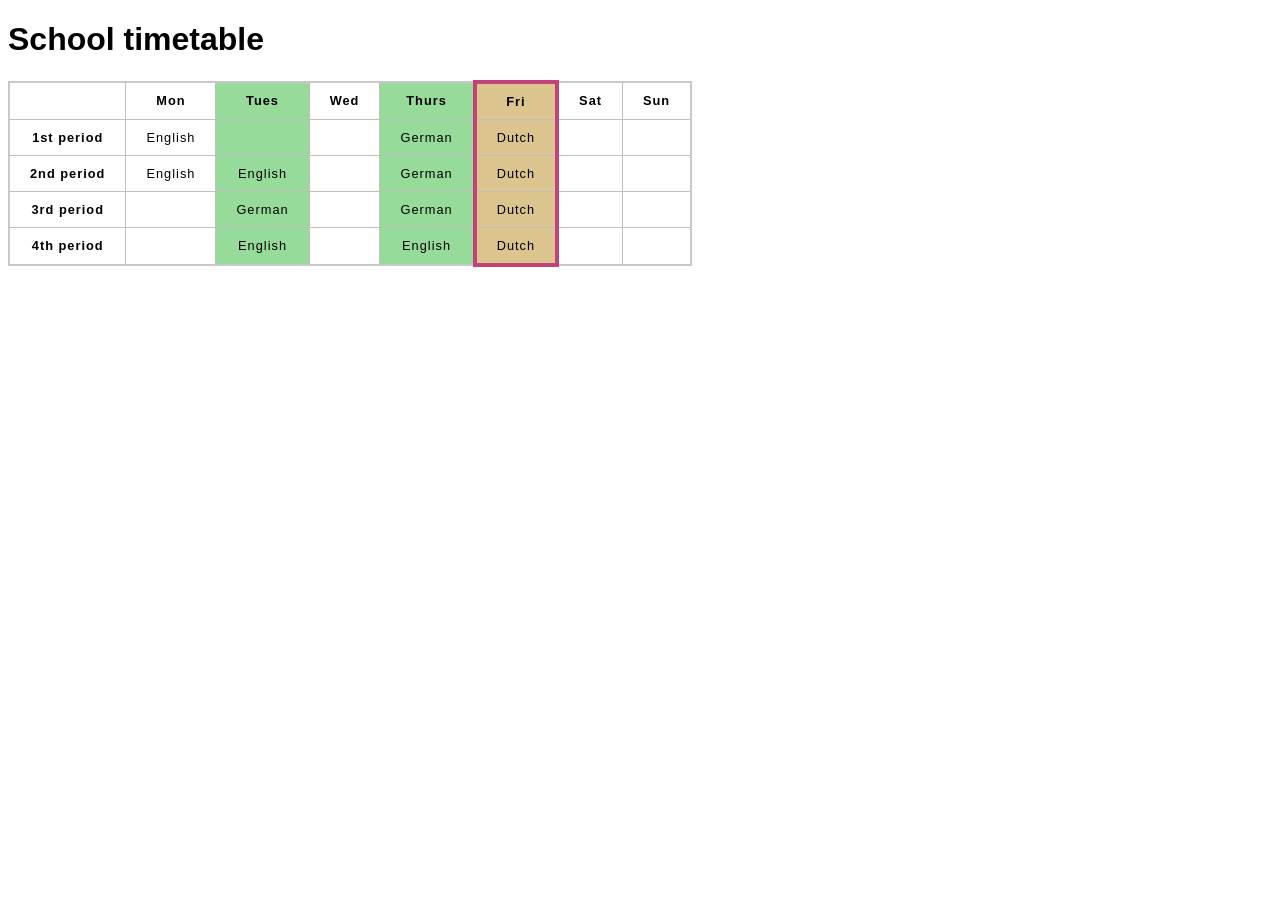
<file: html-table/index.html>
<!DOCTYPE html>
<html lang="en-US">

<head>
    <meta charset="utf-8">
    <meta name="viewport" content="width=device-width">
    <title>School timetable</title>
    <style>
        html {
            font-family: sans-serif;
        }

        table {
            border-collapse: collapse;
            border: 2px solid rgb(200, 200, 200);
            letter-spacing: 1px;
            font-size: 0.8rem;
        }

        td,
        th {
            border: 1px solid rgb(190, 190, 190);
            padding: 10px 20px;
        }

        td {
            text-align: center;
        }

        caption {
            padding: 10px;
        }
    </style>
</head>

<body>
    <h1>School timetable</h1>

    <table>
        <colgroup>
            <col>
            <col>
            <col style="background-color: #97DB9A;" />
            <col style="width: 42px;">
            <col style="background-color: #97DB9A">
            <col style="background-color:#DCC48E; border:4px solid #C1437A">
            <col>
            <col style="width: 42px">
        </colgroup>
        <tr>
            <td>&nbsp;</td>
            <th>Mon</th>
            <th>Tues</th>
            <th>Wed</th>
            <th>Thurs</th>
            <th>Fri</th>
            <th>Sat</th>
            <th>Sun</th>
        </tr>
        <tr>
            <th>1st period</th>
            <td>English</td>
            <td>&nbsp;</td>
            <td>&nbsp;</td>
            <td>German</td>
            <td>Dutch</td>
            <td>&nbsp;</td>
            <td>&nbsp;</td>
        </tr>
        <tr>
            <th>2nd period</th>
            <td>English</td>
            <td>English</td>
            <td>&nbsp;</td>
            <td>German</td>
            <td>Dutch</td>
            <td>&nbsp;</td>
            <td>&nbsp;</td>
        </tr>
        <tr>
            <th>3rd period</th>
            <td>&nbsp;</td>
            <td>German</td>
            <td>&nbsp;</td>
            <td>German</td>
            <td>Dutch</td>
            <td>&nbsp;</td>
            <td>&nbsp;</td>
        </tr>
        <tr>
            <th>4th period</th>
            <td>&nbsp;</td>
            <td>English</td>
            <td>&nbsp;</td>
            <td>English</td>
            <td>Dutch</td>
            <td>&nbsp;</td>
            <td>&nbsp;</td>
        </tr>
    </table>


</body>

</html>
</file>
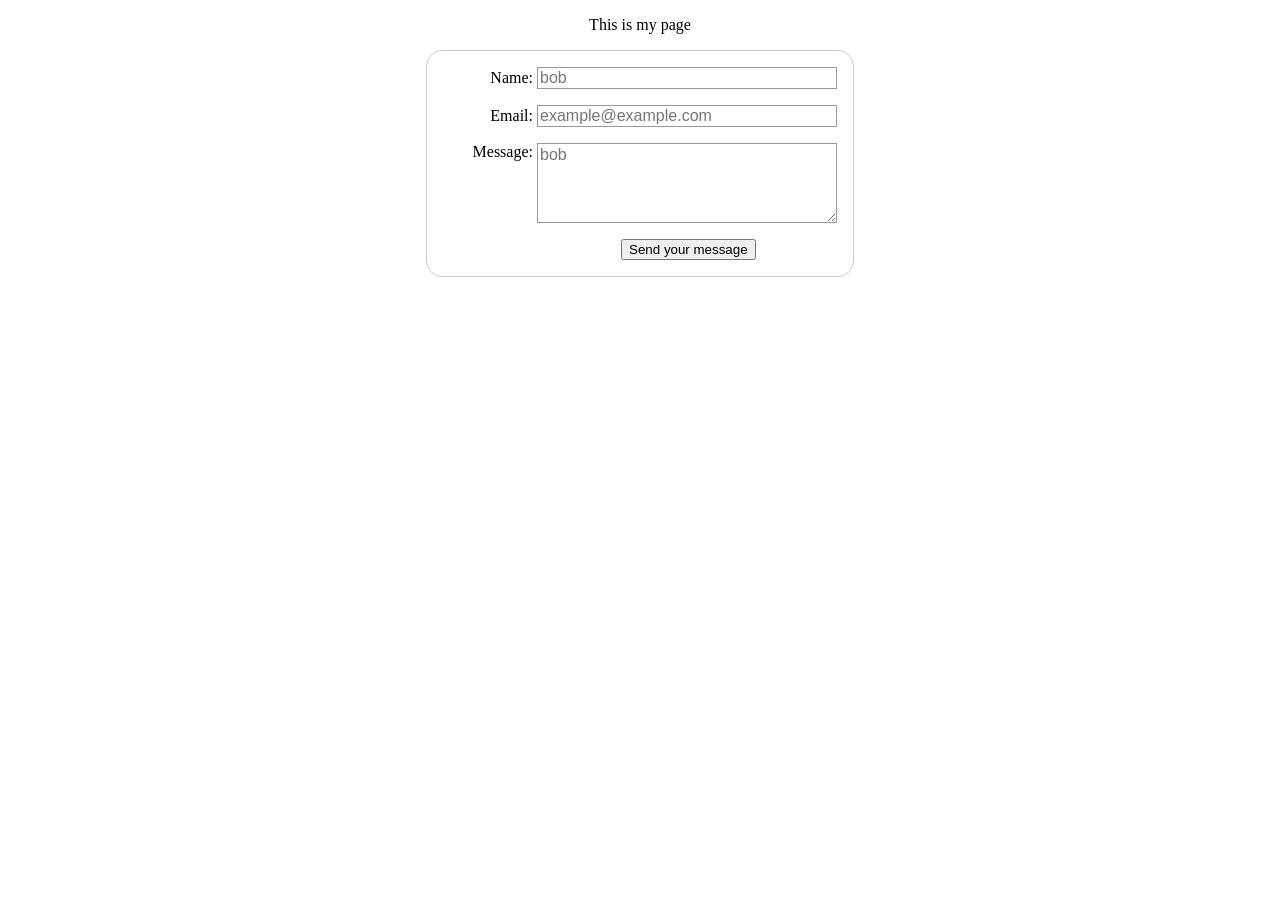
<file: intermeddiate-html-css/forms/index.html>
<!DOCTYPE html>
<html lang="en-US">

<head>
    <meta charset="utf-8">
    <meta name="viewport" content="width=device-width">
    <title>My test page</title>
    <style>
        body {
            /* Center the form on the page */
            text-align: center;
        }

        form {
            display: inline-block;
            /* Form outline */
            padding: 1em;
            border: 1px solid #ccc;
            border-radius: 1em;
        }

        ul {
            list-style: none;
            padding: 0;
            margin: 0;
        }

        form li+li {
            margin-top: 1em;
        }

        label {
            /* Uniform size & alignment */
            display: inline-block;
            min-width: 90px;
            text-align: right;
        }

        input,
        textarea {
            /* To make sure that all text fields have the same font settings
     By default, textareas have a monospace font */
            font: 1em sans-serif;
            /* Uniform text field size */
            width: 300px;
            box-sizing: border-box;
            /* Match form field borders */
            border: 1px solid #999;
        }

        input:focus,
        textarea:focus {
            /* Additional highlight for focused elements */
            border-color: #000;
        }

        textarea {
            /* Align multiline text fields with their labels */
            vertical-align: top;
            /* Provide space to type some text */
            height: 5em;
        }

        .button {
            /* Align buttons with the text fields */
            padding-left: 90px;
            /* same size as the label elements */
        }

        button {
            /* This extra margin represent roughly the same space as the space
     between the labels and their text fields */
            margin-left: 0.5em;
        }
    </style>
</head>

<body>
    <p>This is my page</p>
    <form action="/my-handling-form-page" method="post">
        <ul>
            <li>
                <label for="name">Name:</label>
                <input type="text" id="name" name="user_name" placeholder="bob" />
            </li>
            <li>
                <label for="email">Email:</label>
                <input type="email" id="emai" name="user_eamil" placeholder="example@example.com" />
            </li>
            <li>
                <label for="message">Message:</label>
                <textarea id="message" name="user_message" placeholder="bob"></textarea>
            </li>
            <li class="button">
                <button type="submit">Send your message</button>
            </li>
        </ul>
    </form>
</body>

</html>
</file>
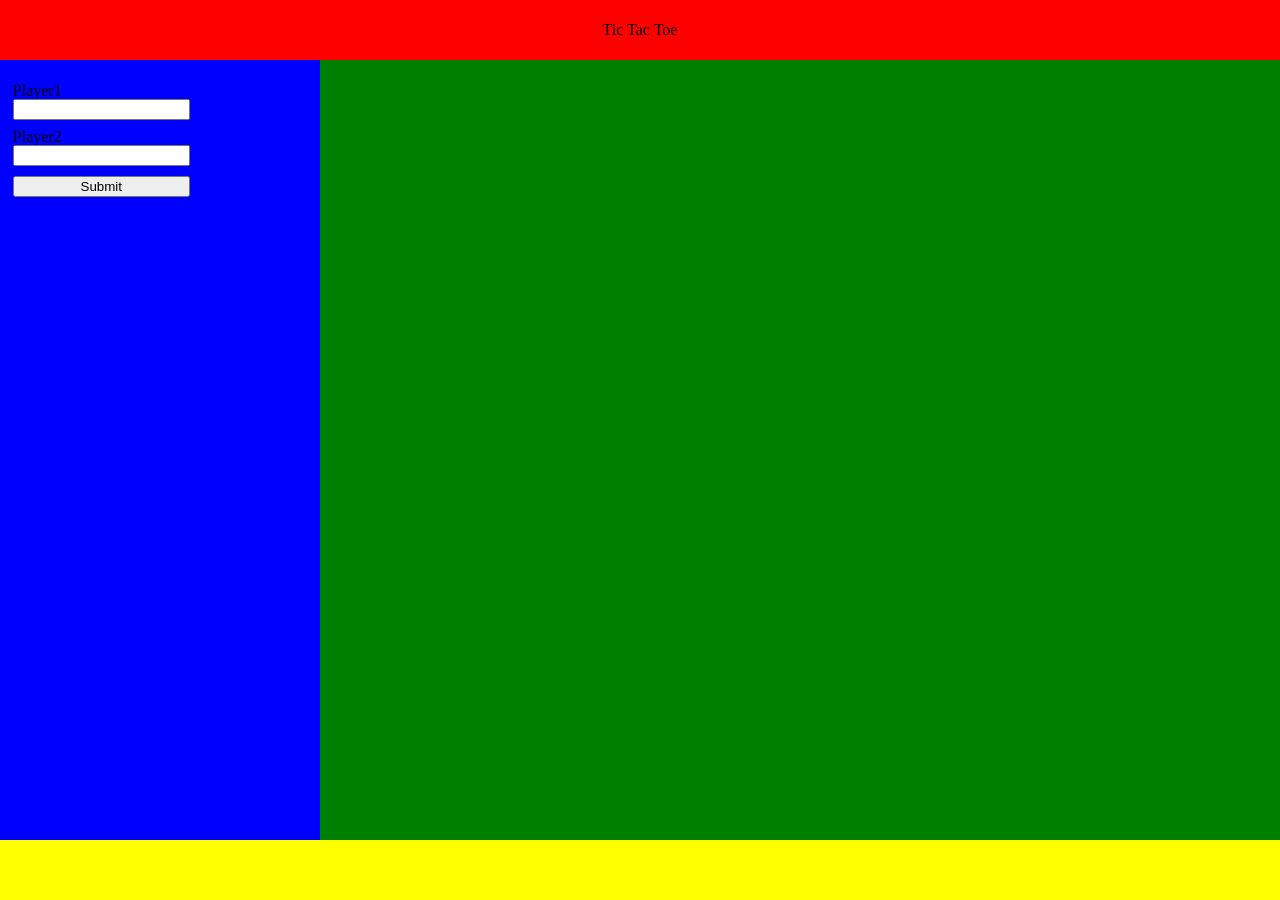
<file: javascript/tictactoe/index.html>
<!DOCTYPE html>
<html lang="en">

<head>
    <meta charset="UTF-8">
    <meta name="viewport" content="width=device-width, initial-scale=1.0">
    <title>Document</title>
    <link rel="stylesheet" href="style.css">
</head>

<body>
    <header id="header">
        <h1>Tic Tac Toe</h1>
    </header>
    <div id="sidebar">
        <form action="" method="post">
            <div class="playername">
                <label for="Player1">Player1</label>
                <input type="text" name="Player1" id="Player1" />
            </div>
            <div class="playername">
                <label for="Player2">Player2</label>
                <input type="text" name="Player2" id="Player2" />
            </div>
            <button type="submit">Submit</button>
        </form>
    </div>
    <div id="board">
    </div>
    <footer>
    </footer>
    <script src="script.js"></script>
</body>

</html>
</file>
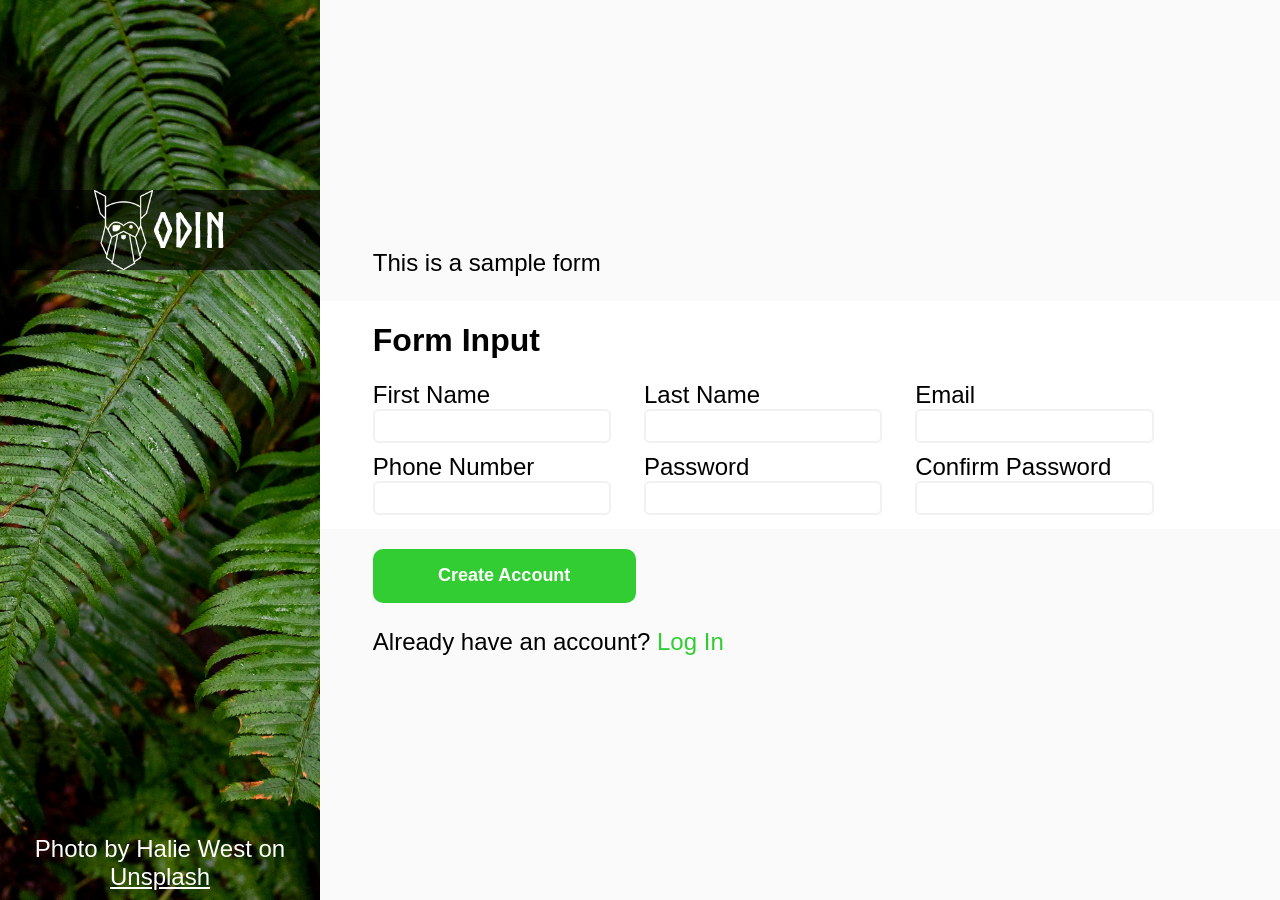
<file: intermeddiate-html-css/forms/signup-form/index.html>
<!DOCTYPE html>
<html lang="en">

<head>
    <meta charset="UTF-8">
    <meta name="viewport" content="width=device-width, initial-scale=1.0">
    <title>Document</title>
    <link rel="stylesheet" href="styles.css">
</head>

<body>
    <div class="background">
        <img src="src/background.jpg" alt="" id="background-image">
        <div class="logo">
            <img src="src/odin-lined.png" alt="" id="logo">
            <span id="logo-name">ODIN</span>
        </div>
        <span id="img-footer">Photo by Halie West on <a href="https://unsplash.com/photos/25xggax4bSA">
                Unsplash</a></span>
    </div>
    <div class="content">
        <div class="not-form" id="top">
            <p>This is a sample form</p>
        </div>
        <div class="form">
            <form>
                <h1>Form Input</h1>
                <section>
                    <p>
                        <label for="firstName">First Name</label>
                        <input type="text" id="firstName" minlength="3" required />
                    </p>
                    <p>
                        <label for="lastName">Last Name</label>
                        <input type="text" id="lastName" minlength="3" required />
                    </p>
                    <p>
                        <label for="email">Email</label>
                        <input type="email" id="email" minlength="3" required />
                    </p>
                    <p>
                        <label for="userTelephone">Phone Number</label>
                        <input type="tel" id="userTelephone" minlength="3" required />
                    </p>
                    <p>
                        <label for="userPassword">Password</label>
                        <input type="password" id="userPassword" minlength="6" required />
                    </p>
                    <p>
                        <label for="userPassword2">Confirm Password</label>
                        <input type="password" id="userPassword2" minlength="6" required />
                    </p>
                </section>
        </div>
        <div class="not-form" id="bottom">
            <input type="submit" value="Create Account" />
            </form>

            <span>Already have an account? <a href="login">Log In</a></span>
        </div>
    </div>
</body>

</html>
</file>
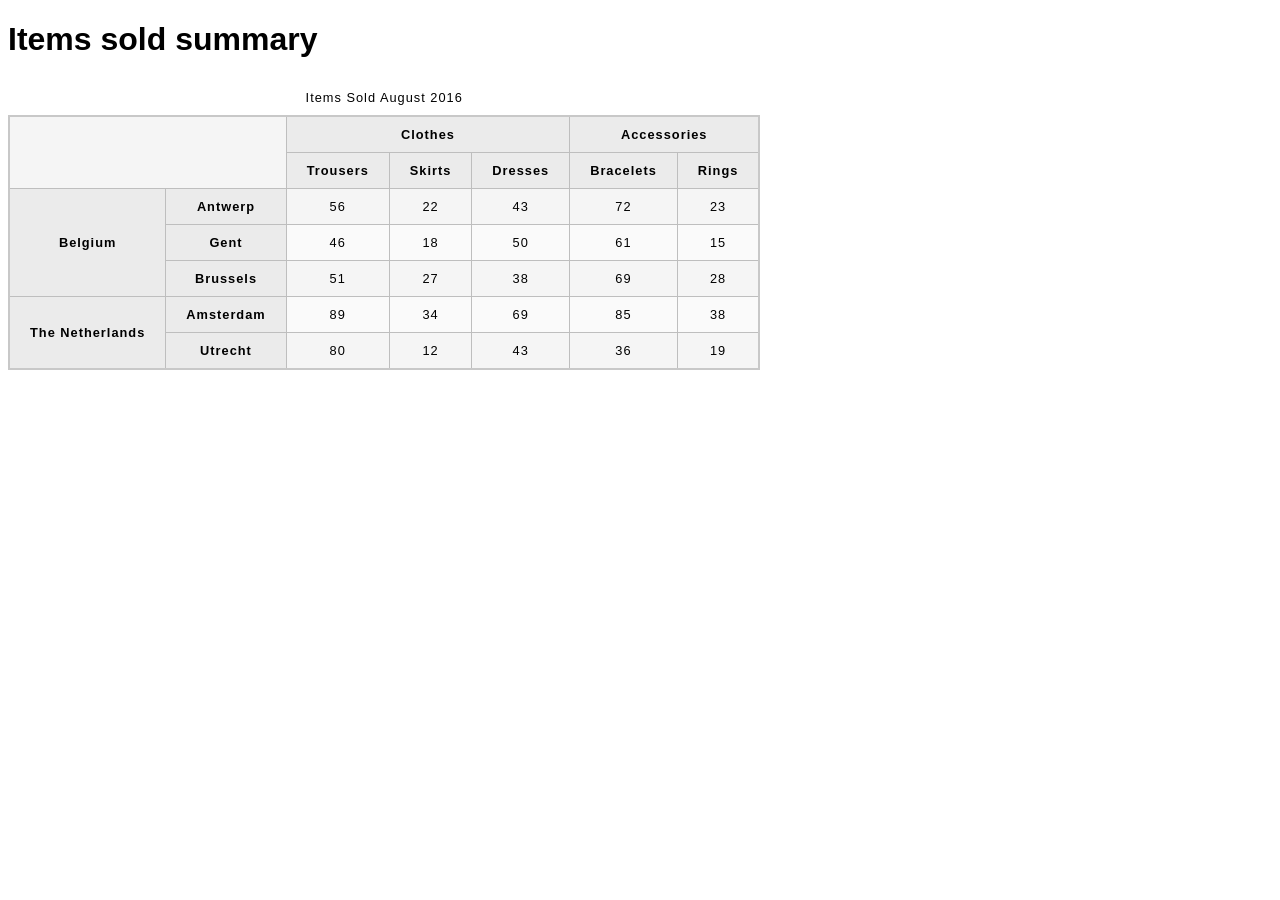
<file: intermeddiate-html-css/tables/exercise/index.html>
<!DOCTYPE html>
<html lang="en-US">

<head>
    <meta charset="utf-8">
    <meta name="viewport" content="width=device-width">
    <title>Items sold summary</title>
    <link href="minimal-table.css" rel="stylesheet" type="text/css">
</head>

<body>
    <h1>Items sold summary</h1>

    <table>
        <caption>Items Sold August 2016</caption>
        <thead>
            <tr>
                <td colspan="2" rowspan="2"></td>
                <th colspan="3" scope="colgroup">Clothes</th>
                <th colspan="2" scope="colgroup">Accessories</th>
            </tr>
            <tr>
                <th scope="col">Trousers</th>
                <th scope="col">Skirts</th>
                <th scope="col">Dresses</th>
                <th scope="col">Bracelets</th>
                <th scope="col">Rings</th>
            </tr>
        </thead>
        <tbody>
            <tr>
                <th rowspan="3" scope="rowgroup">Belgium</th>
                <th scope="row">Antwerp</th>
                <td>56</td>
                <td>22</td>
                <td>43</td>
                <td>72</td>
                <td>23</td>
            </tr>
            <tr>
                <th scope="row">Gent</th>
                <td>46</td>
                <td>18</td>
                <td>50</td>
                <td>61</td>
                <td>15</td>
            </tr>
            <tr>
                <th scope="row">Brussels</th>
                <td>51</td>
                <td>27</td>
                <td>38</td>
                <td>69</td>
                <td>28</td>
            </tr>
            <tr>
                <th rowspan="2" scope="rowgroup">The Netherlands</th>
                <th scope="row">Amsterdam</th>
                <td>89</td>
                <td>34</td>
                <td>69</td>
                <td>85</td>
                <td>38</td>
            </tr>
            <tr>
                <th scope="row">Utrecht</th>
                <td>80</td>
                <td>12</td>
                <td>43</td>
                <td>36</td>
                <td>19</td>
            </tr>
        </tbody>
    </table>

</body>

</html>
</file>
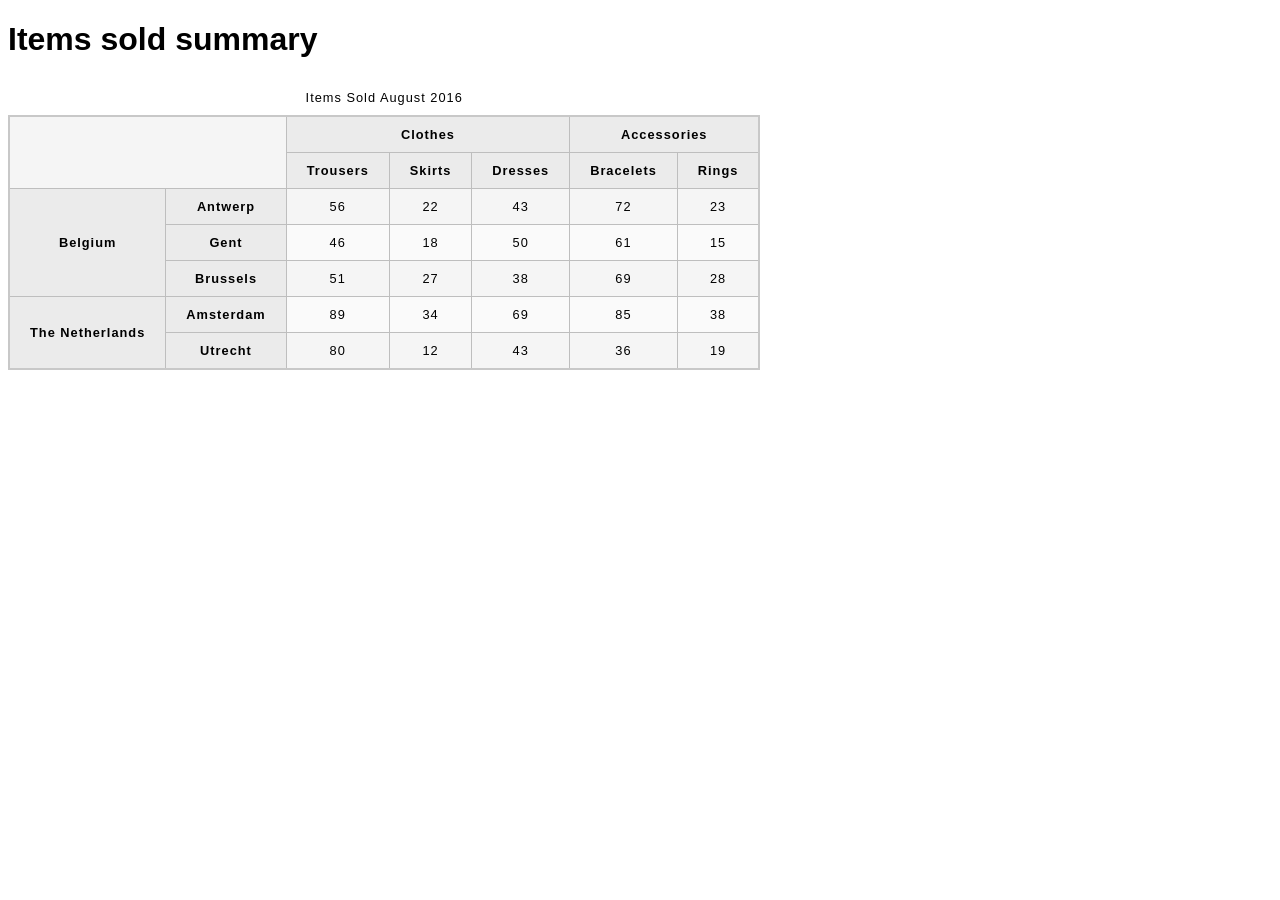
<file: html-table/index copy.html>
<!DOCTYPE html>
<html lang="en-US">

<head>
    <meta charset="utf-8">
    <meta name="viewport" content="width=device-width">
    <title>Items sold summary</title>
    <link href="minimal-table copy.css" rel="stylesheet" type="text/css">
</head>

<body>
    <h1>Items sold summary</h1>

    <table>
        <caption>Items Sold August 2016</caption>
        <thead>
            <tr>
                <td colspan="2" rowspan="2"></td>
                <th colspan="3">Clothes</th>
                <th colspan="2">Accessories</th>
            </tr>
            <tr>
                <th>Trousers</th>
                <th>Skirts</th>
                <th>Dresses</th>
                <th>Bracelets</th>
                <th>Rings</th>
            </tr>
        </thead>
        <tbody>
            <tr>
                <th rowspan="3">Belgium</th>
                <th>Antwerp</th>
                <td>56</td>
                <td>22</td>
                <td>43</td>
                <td>72</td>
                <td>23</td>
            </tr>
            <tr>
                <th>Gent</th>
                <td>46</td>
                <td>18</td>
                <td>50</td>
                <td>61</td>
                <td>15</td>
            </tr>
            <tr>
                <th>Brussels</th>
                <td>51</td>
                <td>27</td>
                <td>38</td>
                <td>69</td>
                <td>28</td>
            </tr>
            <tr>
                <th rowspan="2">The Netherlands</th>
                <th>Amsterdam</th>
                <td>89</td>
                <td>34</td>
                <td>69</td>
                <td>85</td>
                <td>38</td>
            </tr>
            <tr>
                <th>Utrecht</th>
                <td>80</td>
                <td>12</td>
                <td>43</td>
                <td>36</td>
                <td>19</td>
            </tr>
        </tbody>
    </table>

</body>

</html>
</file>
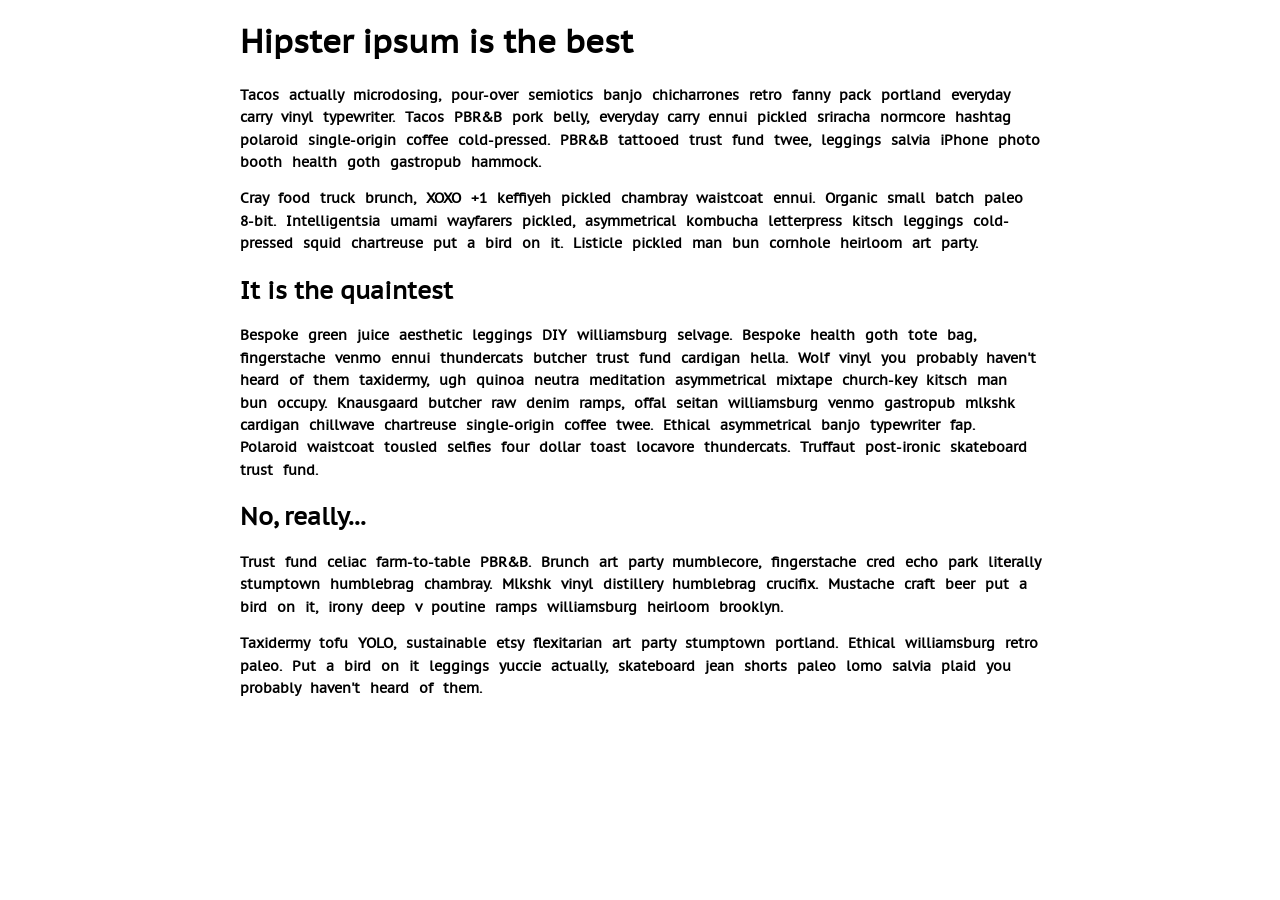
<file: html-table/font-face/web-font-start.html>
<!DOCTYPE html>
<html lang="en-US">

<head>
    <meta charset="utf-8">
    <meta name="viewport" content="width=device-width">
    <title>Web font example</title>
    <link href="web-font-start.css" rel="stylesheet" type="text/css">
    <link rel="preconnect" href="https://fonts.googleapis.com">
    <link rel="preconnect" href="https://fonts.gstatic.com" crossorigin>
    <link
        href="https://fonts.googleapis.com/css2?family=Nunito+Sans:ital,opsz,wght@0,6..12,200..1000;1,6..12,200..1000&family=Playwrite+PE:wght@100..400&display=swap"
        rel="stylesheet">
</head>

<body>
    <h1>Hipster ipsum is the best</h1>

    <p>Tacos actually microdosing, pour-over semiotics banjo chicharrones retro fanny pack portland everyday carry vinyl
        typewriter. Tacos PBR&amp;B pork belly, everyday carry ennui pickled sriracha normcore hashtag polaroid
        single-origin coffee cold-pressed. PBR&amp;B tattooed trust fund twee, leggings salvia iPhone photo booth health
        goth gastropub hammock.</p>

    <p>Cray food truck brunch, XOXO +1 keffiyeh pickled chambray waistcoat ennui. Organic small batch paleo 8-bit.
        Intelligentsia umami wayfarers pickled, asymmetrical kombucha letterpress kitsch leggings cold-pressed squid
        chartreuse put a bird on it. Listicle pickled man bun cornhole heirloom art party.</p>

    <h2>It is the quaintest</h2>

    <p>Bespoke green juice aesthetic leggings DIY williamsburg selvage. Bespoke health goth tote bag, fingerstache venmo
        ennui thundercats butcher trust fund cardigan hella. Wolf vinyl you probably haven't heard of them taxidermy,
        ugh quinoa neutra meditation asymmetrical mixtape church-key kitsch man bun occupy. Knausgaard butcher raw denim
        ramps, offal seitan williamsburg venmo gastropub mlkshk cardigan chillwave chartreuse single-origin coffee twee.
        Ethical asymmetrical banjo typewriter fap. Polaroid waistcoat tousled selfies four dollar toast locavore
        thundercats. Truffaut post-ironic skateboard trust fund.</p>

    <h2>No, really...</h2>

    <p>Trust fund celiac farm-to-table PBR&amp;B. Brunch art party mumblecore, fingerstache cred echo park literally
        stumptown humblebrag chambray. Mlkshk vinyl distillery humblebrag crucifix. Mustache craft beer put a bird on
        it, irony deep v poutine ramps williamsburg heirloom brooklyn.</p>

    <p>Taxidermy tofu YOLO, sustainable etsy flexitarian art party stumptown portland. Ethical williamsburg retro paleo.
        Put a bird on it leggings yuccie actually, skateboard jean shorts paleo lomo salvia plaid you probably haven't
        heard of them.</p>
</body>

</html>
</file>
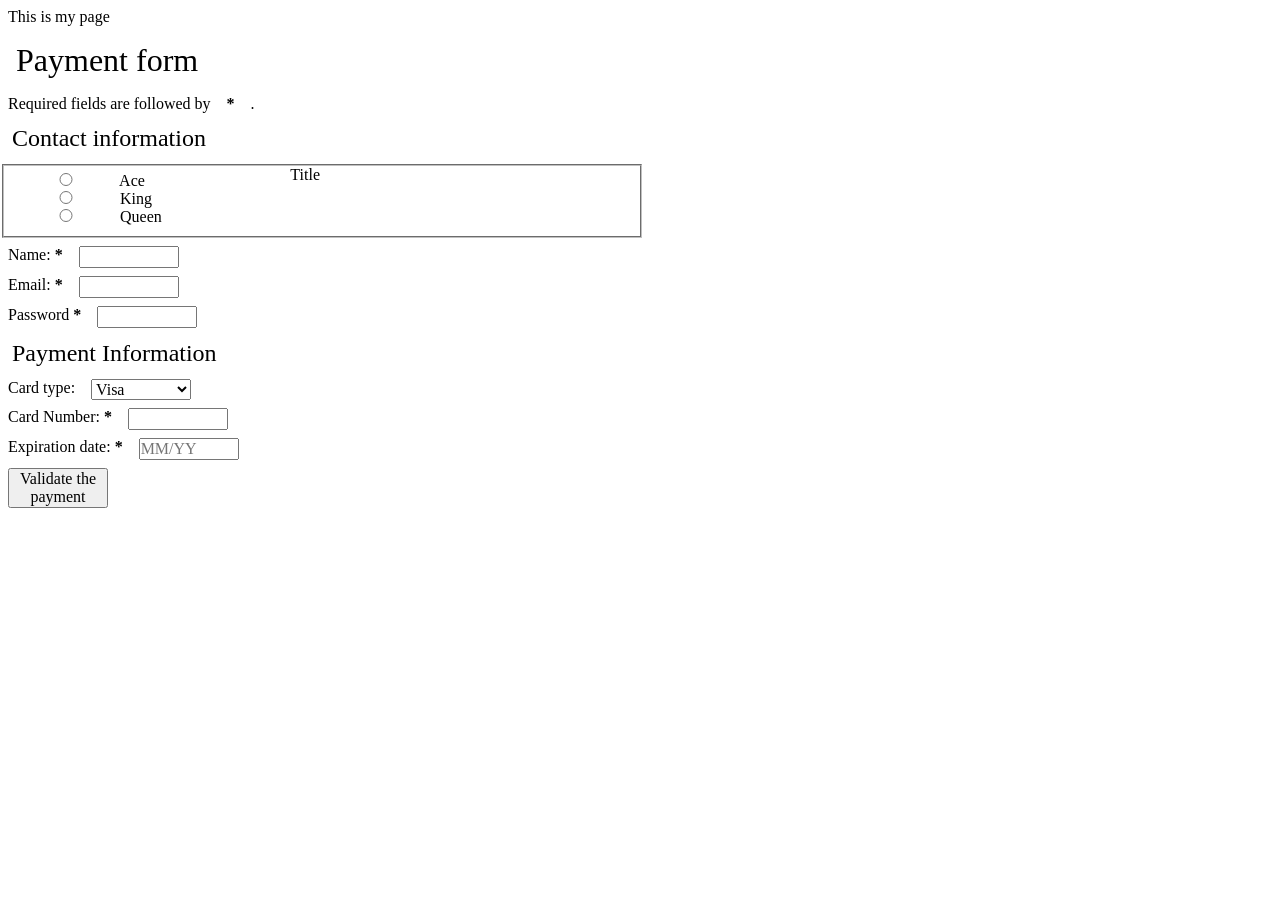
<file: intermeddiate-html-css/forms/advanced.html>
<!DOCTYPE html>
<html lang="en-US">

<head>
    <meta charset="utf-8">
    <meta name="viewport" content="width=device-width">
    <title>My test page</title>
    <link rel="stylesheet" href="advanced.css">
</head>

<body>
    <p>This is my page</p>
    <form>
        <h1>Payment form</h1>
        <p>
            Required fields are followed by
            <strong><span aria-label="required">*</span></strong>.
        </p>
        <section>
            <h2>Contact information</h2>
            <fieldset>
                <legend>Title</legend>
                <ul>
                    <li>
                        <label for="title_1">
                            <input type="radio" id="title_1" value="A">
                            Ace
                        </label>
                    </li>
                    <li>
                        <label for="title_2">
                            <input type="radio" id="title_2" value="K">
                            King
                        </label>
                    </li>
                    <li>
                        <label for="title_3">
                            <input type="radio" id="title_3" value="Q">
                            Queen
                        </label>
                    </li>
                </ul>
            </fieldset>
            <p class="form">
                <label for="name">
                    <span>
                        Name:
                    </span>
                    <strong><span aria-label="required">*</span></strong>
                </label>
                <input type="text" name="username" id="name" required />
            </p>
            <p class="form">
                <label for="mail">
                    <span>Email:</span>
                    <strong>
                        <span aria-label="required">*</span>
                    </strong>
                </label>
                <input type="email" name="usermail" id="mail" required />
            </p>
            <p class="form">
                <label for="pwd">
                    <span>Password</span>
                    <strong aria-label="required">
                        <span>*</span>
                    </strong>
                </label>
                <input type="password" name="password" id="pwd">
            </p>
        </section>
        <section>
            <h2>Payment Information</h2>
            <p>
                <label for="card">
                    <span>Card type:</span>
                </label>
                <select name="usercard" id="card">
                    <option value="visa">Visa</option>
                    <option value="mc">Mastercard</option>
                    <option value="amex">American Express</option>
                </select>
            </p>
            <p>
                <label for="number">
                    <span>Card Number:</span>
                    <strong><span aria-label="required">*</span></strong>
                </label>
                <input type="tel" id="number" name="cardnumber" required />
            </p>
            <p>
                <label for="expiration">
                    <span>Expiration date:</span>
                    <strong><span aria-label="required">*</span></strong>
                </label>
                <input type="text" id="expiration" name="expiration" required placeholder="MM/YY"
                    pattern="^(0[1-9]|1[0-2])\/([0-9]{2})$" />
            </p>
        </section>
        <section>
            <p>
                <button type="submit">Validate the payment</button>
            </p>
        </section>
    </form>
</body>

</html>
</file>
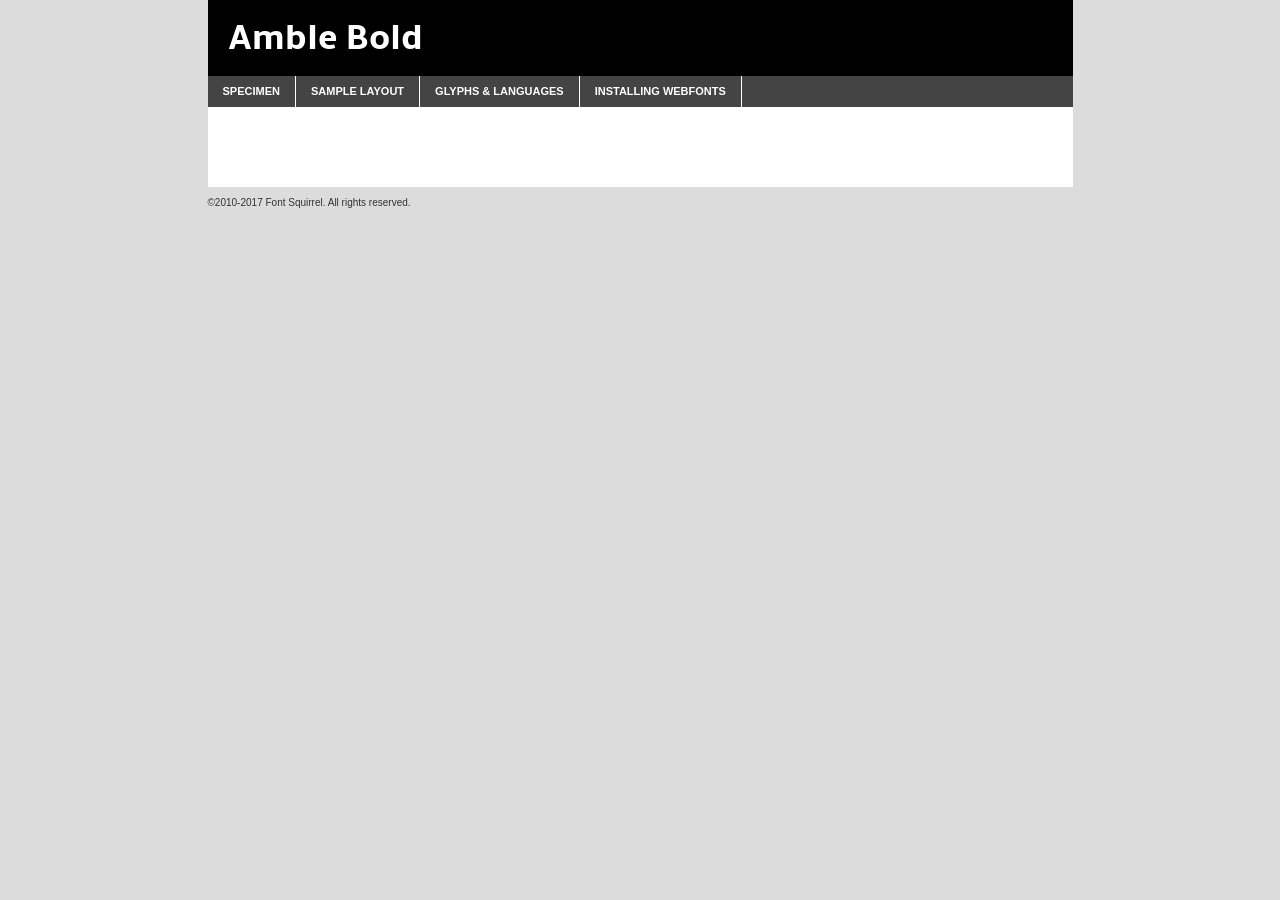
<file: html-table/font-face/fonts/amble-bold-demo.html>
<!DOCTYPE html PUBLIC "-//W3C//DTD XHTML 1.0 Transitional//EN"
        "http://www.w3.org/TR/xhtml1/DTD/xhtml1-transitional.dtd">

<html xmlns="http://www.w3.org/1999/xhtml" xml:lang="en" lang="en">
<head>
    <meta http-equiv="Content-Type" content="text/html; charset=utf-8"/>
    <script src="http://ajax.googleapis.com/ajax/libs/jquery/1.7.2/jquery.min.js" type="text/javascript" charset="utf-8"></script>
    <script type="text/javascript">
		(function($) {
			$.fn.easyTabs = function(option) {
				var param = jQuery.extend({ fadeSpeed: 'fast', defaultContent: 1, activeClass: 'active' }, option);
				$(this).each(function() {
					var thisId = '#' + this.id;
					if ( param.defaultContent == '' )
					{
						param.defaultContent = 1;
					}
					if ( typeof param.defaultContent == 'number' )
					{
						var defaultTab = $(thisId + ' .tabs li:eq(' + (param.defaultContent - 1) + ') a').attr('href').substr(1);
					}
					else
					{
						var defaultTab = param.defaultContent;
					}
					$(thisId + ' .tabs li a').each(function() {
						var tabToHide = $(this).attr('href').substr(1);
						$('#' + tabToHide).addClass('easytabs-tab-content');
					});
					hideAll();
					changeContent(defaultTab);

					function hideAll() {$(thisId + ' .easytabs-tab-content').hide();}

					function changeContent(tabId)
					{
						hideAll();
						$(thisId + ' .tabs li').removeClass(param.activeClass);
						$(thisId + ' .tabs li a[href=#' + tabId + ']').closest('li').addClass(param.activeClass);
						if ( param.fadeSpeed != 'none' )
						{
							$(thisId + ' #' + tabId).fadeIn(param.fadeSpeed);
						}
						else
						{
							$(thisId + ' #' + tabId).show();
						}
					}

					$(thisId + ' .tabs li').click(function() {
						var tabId = $(this).find('a').attr('href').substr(1);
						changeContent(tabId);
						return false;
					});
				});
			}
		})(jQuery);
    </script>
    <link rel="stylesheet" href="specimen_files/specimen_stylesheet.css" type="text/css" charset="utf-8"/>
    <link rel="stylesheet" href="stylesheet.css" type="text/css" charset="utf-8"/>

    <style type="text/css">
        		body {
			font-family: 'amblebold';
        		}

            </style>

    <title>Amble Bold Specimen</title>


    <script type="text/javascript" charset="utf-8">
		$(document).ready(function() {
			$('#container').easyTabs({ defaultContent: 1 });
		});
    </script>
</head>

<body>
<div id="container">
    <div id="header">
		Amble Bold    </div>
    <ul class="tabs">
        <li><a href="#specimen">Specimen</a></li>
        <li><a href="#layout">Sample Layout</a></li>
		        <li><a href="#glyphs">Glyphs &amp; Languages</a></li>
        <li><a href="#installing">Installing Webfonts</a></li>

    </ul>

    <div id="main_content">


        <div id="specimen">

            <div class="section">
                <div class="grid12 firstcol">
                    <div class="huge">AaBb</div>
                </div>
            </div>

            <div class="section">
                <div class="glyph_range">A&#x200B;B&#x200b;C&#x200b;D&#x200b;E&#x200b;F&#x200b;G&#x200b;H&#x200b;I&#x200b;J&#x200b;K&#x200b;L&#x200b;M&#x200b;N&#x200b;O&#x200b;P&#x200b;Q&#x200b;R&#x200b;S&#x200b;T&#x200b;U&#x200b;V&#x200b;W&#x200b;X&#x200b;Y&#x200b;Z&#x200b;a&#x200b;b&#x200b;c&#x200b;d&#x200b;e&#x200b;f&#x200b;g&#x200b;h&#x200b;i&#x200b;j&#x200b;k&#x200b;l&#x200b;m&#x200b;n&#x200b;o&#x200b;p&#x200b;q&#x200b;r&#x200b;s&#x200b;t&#x200b;u&#x200b;v&#x200b;w&#x200b;x&#x200b;y&#x200b;z&#x200b;1&#x200b;2&#x200b;3&#x200b;4&#x200b;5&#x200b;6&#x200b;7&#x200b;8&#x200b;9&#x200b;0&#x200b;&amp;&#x200b;.&#x200b;,&#x200b;?&#x200b;!&#x200b;&#64;&#x200b;(&#x200b;)&#x200b;#&#x200b;$&#x200b;%&#x200b;*&#x200b;+&#x200b;-&#x200b;=&#x200b;:&#x200b;;</div>
            </div>
            <div class="section">
                <div class="grid12 firstcol">
                    <table class="sample_table">
                        <tr>
                            <td>10</td>
                            <td class="size10">abcdefghijklmnopqrstuvwxyzABCDEFGHIJKLMNOPQRSTUVWXYZ0123456789abcdefghijklmnopqrstuvwxyzABCDEFGHIJKLMNOPQRSTUVWXYZ0123456789abcdefghijklmnopqrstuvwxyzABCDEFGHIJKLMNOPQRSTUVWXYZ</td>
                        </tr>
                        <tr>
                            <td>11</td>
                            <td class="size11">abcdefghijklmnopqrstuvwxyzABCDEFGHIJKLMNOPQRSTUVWXYZ0123456789abcdefghijklmnopqrstuvwxyzABCDEFGHIJKLMNOPQRSTUVWXYZ0123456789abcdefghijklmnopqrstuvwxyzABCDEFGHIJKLMNOPQRSTUVWXYZ</td>
                        </tr>
                        <tr>
                            <td>12</td>
                            <td class="size12">abcdefghijklmnopqrstuvwxyzABCDEFGHIJKLMNOPQRSTUVWXYZ0123456789abcdefghijklmnopqrstuvwxyzABCDEFGHIJKLMNOPQRSTUVWXYZ0123456789abcdefghijklmnopqrstuvwxyzABCDEFGHIJKLMNOPQRSTUVWXYZ</td>
                        </tr>
                        <tr>
                            <td>13</td>
                            <td class="size13">abcdefghijklmnopqrstuvwxyzABCDEFGHIJKLMNOPQRSTUVWXYZ0123456789abcdefghijklmnopqrstuvwxyzABCDEFGHIJKLMNOPQRSTUVWXYZ0123456789abcdefghijklmnopqrstuvwxyzABCDEFGHIJKLMNOPQRSTUVWXYZ</td>
                        </tr>
                        <tr>
                            <td>14</td>
                            <td class="size14">abcdefghijklmnopqrstuvwxyzABCDEFGHIJKLMNOPQRSTUVWXYZ0123456789abcdefghijklmnopqrstuvwxyzABCDEFGHIJKLMNOPQRSTUVWXYZ0123456789abcdefghijklmnopqrstuvwxyzABCDEFGHIJKLMNOPQRSTUVWXYZ</td>
                        </tr>
                        <tr>
                            <td>16</td>
                            <td class="size16">abcdefghijklmnopqrstuvwxyzABCDEFGHIJKLMNOPQRSTUVWXYZ0123456789abcdefghijklmnopqrstuvwxyzABCDEFGHIJKLMNOPQRSTUVWXYZ</td>
                        </tr>
                        <tr>
                            <td>18</td>
                            <td class="size18">abcdefghijklmnopqrstuvwxyzABCDEFGHIJKLMNOPQRSTUVWXYZ0123456789abcdefghijklmnopqrstuvwxyzABCDEFGHIJKLMNOPQRSTUVWXYZ</td>
                        </tr>
                        <tr>
                            <td>20</td>
                            <td class="size20">abcdefghijklmnopqrstuvwxyzABCDEFGHIJKLMNOPQRSTUVWXYZ0123456789abcdefghijklmnopqrstuvwxyzABCDEFGHIJKLMNOPQRSTUVWXYZ</td>
                        </tr>
                        <tr>
                            <td>24</td>
                            <td class="size24">abcdefghijklmnopqrstuvwxyzABCDEFGHIJKLMNOPQRSTUVWXYZ0123456789abcdefghijklmnopqrstuvwxyzABCDEFGHIJKLMNOPQRSTUVWXYZ</td>
                        </tr>
                        <tr>
                            <td>30</td>
                            <td class="size30">abcdefghijklmnopqrstuvwxyzABCDEFGHIJKLMNOPQRSTUVWXYZ0123456789abcdefghijklmnopqrstuvwxyzABCDEFGHIJKLMNOPQRSTUVWXYZ</td>
                        </tr>
                        <tr>
                            <td>36</td>
                            <td class="size36">abcdefghijklmnopqrstuvwxyzABCDEFGHIJKLMNOPQRSTUVWXYZ0123456789abcdefghijklmnopqrstuvwxyzABCDEFGHIJKLMNOPQRSTUVWXYZ</td>
                        </tr>
                        <tr>
                            <td>48</td>
                            <td class="size48">abcdefghijklmnopqrstuvwxyzABCDEFGHIJKLMNOPQRSTUVWXYZ0123456789abcdefghijklmnopqrstuvwxyzABCDEFGHIJKLMNOPQRSTUVWXYZ</td>
                        </tr>
                        <tr>
                            <td>60</td>
                            <td class="size60">abcdefghijklmnopqrstuvwxyzABCDEFGHIJKLMNOPQRSTUVWXYZ0123456789abcdefghijklmnopqrstuvwxyzABCDEFGHIJKLMNOPQRSTUVWXYZ</td>
                        </tr>
                        <tr>
                            <td>72</td>
                            <td class="size72">abcdefghijklmnopqrstuvwxyzABCDEFGHIJKLMNOPQRSTUVWXYZ0123456789abcdefghijklmnopqrstuvwxyzABCDEFGHIJKLMNOPQRSTUVWXYZ</td>
                        </tr>
                        <tr>
                            <td>90</td>
                            <td class="size90">abcdefghijklmnopqrstuvwxyzABCDEFGHIJKLMNOPQRSTUVWXYZ0123456789abcdefghijklmnopqrstuvwxyzABCDEFGHIJKLMNOPQRSTUVWXYZ</td>
                        </tr>
                    </table>

                </div>

            </div>


            <div class="section" id="bodycomparison">


                <div id="xheight">
                    <div class="fontbody">&#x25FC;&#x25FC;&#x25FC;&#x25FC;&#x25FC;&#x25FC;&#x25FC;&#x25FC;&#x25FC;&#x25FC;&#x25FC;&#x25FC;&#x25FC;&#x25FC;&#x25FC;&#x25FC;&#x25FC;&#x25FC;&#x25FC;&#x25FC;&#x25FC;&#x25FC;&#x25FC;&#x25FC;&#x25FC;&#x25FC;&#x25FC;&#x25FC;&#x25FC;&#x25FC;&#x25FC;&#x25FC;&#x25FC;&#x25FC;&#x25FC;&#x25FC;&#x25FC;&#x25FC;&#x25FC;&#x25FC;&#x25FC;&#x25FC;&#x25FC;&#x25FC;&#x25FC;&#x25FC;&#x25FC;&#x25FC;&#x25FC;&#x25FC;&#x25FC;&#x25FC;&#x25FC;&#x25FC;&#x25FC;&#x25FC;&#x25FC;&#x25FC;&#x25FC;&#x25FC;&#x25FC;&#x25FC;&#x25FC;&#x25FC;&#x25FC;&#x25FC;&#x25FC;&#x25FC;&#x25FC;&#x25FC;&#x25FC;&#x25FC;&#x25FC;&#x25FC;&#x25FC;&#x25FC;&#x25FC;&#x25FC;&#x25FC;&#x25FC;&#x25FC;&#x25FC;&#x25FC;&#x25FC;&#x25FC;&#x25FC;&#x25FC;&#x25FC;&#x25FC;&#x25FC;&#x25FC;&#x25FC;&#x25FC;&#x25FC;&#x25FC;&#x25FC;&#x25FC;&#x25FC;&#x25FC;body</div>
                    <div class="arialbody">body</div>
                    <div class="verdanabody">body</div>
                    <div class="georgiabody">body</div>
                </div>
                <div class="fontbody" style="z-index:1">
                    body<span>Amble Bold</span>
                </div>
                <div class="arialbody" style="z-index:1">
                    body<span>Arial</span>
                </div>
                <div class="verdanabody" style="z-index:1">
                    body<span>Verdana</span>
                </div>
                <div class="georgiabody" style="z-index:1">
                    body<span>Georgia</span>
                </div>


            </div>


            <div class="section psample psample_row1" id="">

                <div class="grid2 firstcol">
                    <p class="size10"><span>10.</span>Aenean lacinia bibendum nulla sed consectetur. Fusce dapibus, tellus ac cursus commodo, tortor mauris condimentum nibh, ut fermentum massa justo sit amet risus. Nullam id dolor id nibh ultricies vehicula ut id elit. Cum sociis natoque penatibus et magnis dis parturient montes, nascetur ridiculus mus. Nulla vitae elit libero, a pharetra augue.</p>

                </div>
                <div class="grid3">
                    <p class="size11"><span>11.</span>Aenean lacinia bibendum nulla sed consectetur. Fusce dapibus, tellus ac cursus commodo, tortor mauris condimentum nibh, ut fermentum massa justo sit amet risus. Nullam id dolor id nibh ultricies vehicula ut id elit. Cum sociis natoque penatibus et magnis dis parturient montes, nascetur ridiculus mus. Nulla vitae elit libero, a pharetra augue.</p>

                </div>
                <div class="grid3">
                    <p class="size12"><span>12.</span>Aenean lacinia bibendum nulla sed consectetur. Fusce dapibus, tellus ac cursus commodo, tortor mauris condimentum nibh, ut fermentum massa justo sit amet risus. Nullam id dolor id nibh ultricies vehicula ut id elit. Cum sociis natoque penatibus et magnis dis parturient montes, nascetur ridiculus mus. Nulla vitae elit libero, a pharetra augue.</p>

                </div>
                <div class="grid4">
                    <p class="size13"><span>13.</span>Aenean lacinia bibendum nulla sed consectetur. Fusce dapibus, tellus ac cursus commodo, tortor mauris condimentum nibh, ut fermentum massa justo sit amet risus. Nullam id dolor id nibh ultricies vehicula ut id elit. Cum sociis natoque penatibus et magnis dis parturient montes, nascetur ridiculus mus. Nulla vitae elit libero, a pharetra augue.</p>

                </div>
                <div class="white_blend"></div>

            </div>
            <div class="section psample psample_row2" id="">
                <div class="grid3 firstcol">
                    <p class="size14"><span>14.</span>Aenean lacinia bibendum nulla sed consectetur. Fusce dapibus, tellus ac cursus commodo, tortor mauris condimentum nibh, ut fermentum massa justo sit amet risus. Nullam id dolor id nibh ultricies vehicula ut id elit. Cum sociis natoque penatibus et magnis dis parturient montes, nascetur ridiculus mus. Nulla vitae elit libero, a pharetra augue.</p>

                </div>
                <div class="grid4">
                    <p class="size16"><span>16.</span>Aenean lacinia bibendum nulla sed consectetur. Fusce dapibus, tellus ac cursus commodo, tortor mauris condimentum nibh, ut fermentum massa justo sit amet risus. Nullam id dolor id nibh ultricies vehicula ut id elit. Cum sociis natoque penatibus et magnis dis parturient montes, nascetur ridiculus mus. Nulla vitae elit libero, a pharetra augue.</p>

                </div>
                <div class="grid5">
                    <p class="size18"><span>18.</span>Aenean lacinia bibendum nulla sed consectetur. Fusce dapibus, tellus ac cursus commodo, tortor mauris condimentum nibh, ut fermentum massa justo sit amet risus. Nullam id dolor id nibh ultricies vehicula ut id elit. Cum sociis natoque penatibus et magnis dis parturient montes, nascetur ridiculus mus. Nulla vitae elit libero, a pharetra augue.</p>

                </div>

                <div class="white_blend"></div>

            </div>

            <div class="section psample psample_row3" id="">
                <div class="grid5 firstcol">
                    <p class="size20"><span>20.</span>Aenean lacinia bibendum nulla sed consectetur. Fusce dapibus, tellus ac cursus commodo, tortor mauris condimentum nibh, ut fermentum massa justo sit amet risus. Nullam id dolor id nibh ultricies vehicula ut id elit. Cum sociis natoque penatibus et magnis dis parturient montes, nascetur ridiculus mus. Nulla vitae elit libero, a pharetra augue.</p>
                </div>
                <div class="grid7">
                    <p class="size24"><span>24.</span>Aenean lacinia bibendum nulla sed consectetur. Fusce dapibus, tellus ac cursus commodo, tortor mauris condimentum nibh, ut fermentum massa justo sit amet risus. Nullam id dolor id nibh ultricies vehicula ut id elit. Cum sociis natoque penatibus et magnis dis parturient montes, nascetur ridiculus mus. Nulla vitae elit libero, a pharetra augue.</p>
                </div>

                <div class="white_blend"></div>

            </div>

            <div class="section psample psample_row4" id="">
                <div class="grid12 firstcol">
                    <p class="size30"><span>30.</span>Aenean lacinia bibendum nulla sed consectetur. Fusce dapibus, tellus ac cursus commodo, tortor mauris condimentum nibh, ut fermentum massa justo sit amet risus. Nullam id dolor id nibh ultricies vehicula ut id elit. Cum sociis natoque penatibus et magnis dis parturient montes, nascetur ridiculus mus. Nulla vitae elit libero, a pharetra augue.</p>
                </div>
                <div class="white_blend"></div>

            </div>


            <div class="section psample psample_row1 fullreverse">
                <div class="grid2 firstcol">
                    <p class="size10"><span>10.</span>Aenean lacinia bibendum nulla sed consectetur. Fusce dapibus, tellus ac cursus commodo, tortor mauris condimentum nibh, ut fermentum massa justo sit amet risus. Nullam id dolor id nibh ultricies vehicula ut id elit. Cum sociis natoque penatibus et magnis dis parturient montes, nascetur ridiculus mus. Nulla vitae elit libero, a pharetra augue.</p>

                </div>
                <div class="grid3">
                    <p class="size11"><span>11.</span>Aenean lacinia bibendum nulla sed consectetur. Fusce dapibus, tellus ac cursus commodo, tortor mauris condimentum nibh, ut fermentum massa justo sit amet risus. Nullam id dolor id nibh ultricies vehicula ut id elit. Cum sociis natoque penatibus et magnis dis parturient montes, nascetur ridiculus mus. Nulla vitae elit libero, a pharetra augue.</p>

                </div>
                <div class="grid3">
                    <p class="size12"><span>12.</span>Aenean lacinia bibendum nulla sed consectetur. Fusce dapibus, tellus ac cursus commodo, tortor mauris condimentum nibh, ut fermentum massa justo sit amet risus. Nullam id dolor id nibh ultricies vehicula ut id elit. Cum sociis natoque penatibus et magnis dis parturient montes, nascetur ridiculus mus. Nulla vitae elit libero, a pharetra augue.</p>

                </div>
                <div class="grid4">
                    <p class="size13"><span>13.</span>Aenean lacinia bibendum nulla sed consectetur. Fusce dapibus, tellus ac cursus commodo, tortor mauris condimentum nibh, ut fermentum massa justo sit amet risus. Nullam id dolor id nibh ultricies vehicula ut id elit. Cum sociis natoque penatibus et magnis dis parturient montes, nascetur ridiculus mus. Nulla vitae elit libero, a pharetra augue.</p>

                </div>
                <div class="black_blend"></div>

            </div>

            <div class="section psample psample_row2 fullreverse">
                <div class="grid3 firstcol">
                    <p class="size14"><span>14.</span>Aenean lacinia bibendum nulla sed consectetur. Fusce dapibus, tellus ac cursus commodo, tortor mauris condimentum nibh, ut fermentum massa justo sit amet risus. Nullam id dolor id nibh ultricies vehicula ut id elit. Cum sociis natoque penatibus et magnis dis parturient montes, nascetur ridiculus mus. Nulla vitae elit libero, a pharetra augue.</p>

                </div>
                <div class="grid4">
                    <p class="size16"><span>16.</span>Aenean lacinia bibendum nulla sed consectetur. Fusce dapibus, tellus ac cursus commodo, tortor mauris condimentum nibh, ut fermentum massa justo sit amet risus. Nullam id dolor id nibh ultricies vehicula ut id elit. Cum sociis natoque penatibus et magnis dis parturient montes, nascetur ridiculus mus. Nulla vitae elit libero, a pharetra augue.</p>

                </div>
                <div class="grid5">
                    <p class="size18"><span>18.</span>Aenean lacinia bibendum nulla sed consectetur. Fusce dapibus, tellus ac cursus commodo, tortor mauris condimentum nibh, ut fermentum massa justo sit amet risus. Nullam id dolor id nibh ultricies vehicula ut id elit. Cum sociis natoque penatibus et magnis dis parturient montes, nascetur ridiculus mus. Nulla vitae elit libero, a pharetra augue.</p>

                </div>
                <div class="black_blend"></div>

            </div>

            <div class="section psample fullreverse psample_row3" id="">
                <div class="grid5 firstcol">
                    <p class="size20"><span>20.</span>Aenean lacinia bibendum nulla sed consectetur. Fusce dapibus, tellus ac cursus commodo, tortor mauris condimentum nibh, ut fermentum massa justo sit amet risus. Nullam id dolor id nibh ultricies vehicula ut id elit. Cum sociis natoque penatibus et magnis dis parturient montes, nascetur ridiculus mus. Nulla vitae elit libero, a pharetra augue.</p>
                </div>
                <div class="grid7">
                    <p class="size24"><span>24.</span>Aenean lacinia bibendum nulla sed consectetur. Fusce dapibus, tellus ac cursus commodo, tortor mauris condimentum nibh, ut fermentum massa justo sit amet risus. Nullam id dolor id nibh ultricies vehicula ut id elit. Cum sociis natoque penatibus et magnis dis parturient montes, nascetur ridiculus mus. Nulla vitae elit libero, a pharetra augue.</p>
                </div>

                <div class="black_blend"></div>

            </div>

            <div class="section psample fullreverse psample_row4" id="" style="border-bottom: 20px #000 solid;">
                <div class="grid12 firstcol">
                    <p class="size30"><span>30.</span>Aenean lacinia bibendum nulla sed consectetur. Fusce dapibus, tellus ac cursus commodo, tortor mauris condimentum nibh, ut fermentum massa justo sit amet risus. Nullam id dolor id nibh ultricies vehicula ut id elit. Cum sociis natoque penatibus et magnis dis parturient montes, nascetur ridiculus mus. Nulla vitae elit libero, a pharetra augue.</p>
                </div>
                <div class="black_blend"></div>

            </div>


        </div>

        <div id="layout">

            <div class="section">

                <div class="grid12 firstcol">
                    <h1>Lorem Ipsum Dolor</h1>
                    <h2>Etiam porta sem malesuada magna mollis euismod</h2>

                    <p class="byline">By <a href="#link">Aenean Lacinia</a></p>
                </div>
            </div>
            <div class="section">
                <div class="grid8 firstcol">
                    <p class="large">Donec sed odio dui. Morbi leo risus, porta ac consectetur ac, vestibulum at eros. Fusce dapibus, tellus ac cursus commodo, tortor mauris condimentum nibh, ut fermentum massa justo sit amet risus. </p>


                    <h3>Pellentesque ornare sem</h3>

                    <p>Maecenas sed diam eget risus varius blandit sit amet non magna. Maecenas faucibus mollis interdum. Donec ullamcorper nulla non metus auctor fringilla. Nullam id dolor id nibh ultricies vehicula ut id elit. Nullam id dolor id nibh ultricies vehicula ut id elit. </p>

                    <p>Aenean eu leo quam. Pellentesque ornare sem lacinia quam venenatis vestibulum. Lorem ipsum dolor sit amet, consectetur adipiscing elit. Cum sociis natoque penatibus et magnis dis parturient montes, nascetur ridiculus mus. </p>

                    <p>Nulla vitae elit libero, a pharetra augue. Praesent commodo cursus magna, vel scelerisque nisl consectetur et. Aenean lacinia bibendum nulla sed consectetur. </p>

                    <p>Nullam quis risus eget urna mollis ornare vel eu leo. Nullam quis risus eget urna mollis ornare vel eu leo. Maecenas sed diam eget risus varius blandit sit amet non magna. Donec ullamcorper nulla non metus auctor fringilla. </p>

                    <h3>Cras mattis consectetur</h3>

                    <p>Aenean eu leo quam. Pellentesque ornare sem lacinia quam venenatis vestibulum. Aenean lacinia bibendum nulla sed consectetur. Integer posuere erat a ante venenatis dapibus posuere velit aliquet. Cras mattis consectetur purus sit amet fermentum. </p>

                    <p>Nullam id dolor id nibh ultricies vehicula ut id elit. Nullam quis risus eget urna mollis ornare vel eu leo. Cras mattis consectetur purus sit amet fermentum.</p>
                </div>

                <div class="grid4 sidebar">

                    <div class="box reverse">
                        <p class="last">Nullam quis risus eget urna mollis ornare vel eu leo. Donec ullamcorper nulla non metus auctor fringilla. Cras mattis consectetur purus sit amet fermentum. Sed posuere consectetur est at lobortis. Lorem ipsum dolor sit amet, consectetur adipiscing elit. </p>
                    </div>

                    <p class="caption">Maecenas sed diam eget risus varius.</p>

                    <p>Vestibulum id ligula porta felis euismod semper. Integer posuere erat a ante venenatis dapibus posuere velit aliquet. Vestibulum id ligula porta felis euismod semper. Sed posuere consectetur est at lobortis. Maecenas sed diam eget risus varius blandit sit amet non magna. Fusce dapibus, tellus ac cursus commodo, tortor mauris condimentum nibh, ut fermentum massa justo sit amet risus. </p>


                    <p>Duis mollis, est non commodo luctus, nisi erat porttitor ligula, eget lacinia odio sem nec elit. Aenean lacinia bibendum nulla sed consectetur. Vivamus sagittis lacus vel augue laoreet rutrum faucibus dolor auctor. Aenean lacinia bibendum nulla sed consectetur. Nullam quis risus eget urna mollis ornare vel eu leo. </p>

                    <p>Praesent commodo cursus magna, vel scelerisque nisl consectetur et. Donec ullamcorper nulla non metus auctor fringilla. Maecenas faucibus mollis interdum. Fusce dapibus, tellus ac cursus commodo, tortor mauris condimentum nibh, ut fermentum massa justo sit amet risus. </p>

                </div>
            </div>

        </div>


		

        <div id="glyphs">
            <div class="section">
                <div class="grid12 firstcol">

                    <h1>Language Support</h1>
                    <p>The subset of Amble Bold in this kit supports the following languages:<br/>

						Albanian, Basque, Breton, Chamorro, Danish, Dutch, English, Faroese, Finnish, French, Frisian, Galician, German, Icelandic, Italian, Malagasy, Norwegian, Portuguese, Spanish, Alsatian, Aragonese, Arapaho, Arrernte, Asturian, Aymara, Bislama, Cebuano, Corsican, Fijian, French_creole, Genoese, Gilbertese, Greenlandic, Haitian_creole, Hiligaynon, Hmong, Hopi, Ibanag, Iloko_ilokano, Indonesian, Interglossa_glosa, Interlingua, Irish_gaelic, Jerriais, Lojban, Lombard, Luxembourgeois, Manx, Mohawk, Norfolk_pitcairnese, Occitan, Oromo, Pangasinan, Papiamento, Piedmontese, Potawatomi, Rhaeto-romance, Romansh, Rotokas, Sami_lule, Samoan, Sardinian, Scots_gaelic, Seychelles_creole, Shona, Sicilian, Somali, Southern_ndebele, Swahili, Swati_swazi, Tagalog_filipino_pilipino, Tetum, Tok_pisin, Uyghur_latinized, Volapuk, Walloon, Warlpiri, Xhosa, Yapese, Zulu, Latinbasic, Ubasic, Demo                    </p>
                    <h1>Glyph Chart</h1>
                    <p>The subset of Amble Bold in this kit includes all the glyphs listed below. Unicode entities are included above each glyph to help you insert individual characters into your layout.</p>
                    <div id="glyph_chart">

																				                                <div><p>&amp;#13;</p>&#13;</div>
																				                                <div><p>&amp;#32;</p>&#32;</div>
																				                                <div><p>&amp;#33;</p>&#33;</div>
																				                                <div><p>&amp;#34;</p>&#34;</div>
																				                                <div><p>&amp;#35;</p>&#35;</div>
																				                                <div><p>&amp;#36;</p>&#36;</div>
																				                                <div><p>&amp;#37;</p>&#37;</div>
																				                                <div><p>&amp;#38;</p>&#38;</div>
																				                                <div><p>&amp;#39;</p>&#39;</div>
																				                                <div><p>&amp;#40;</p>&#40;</div>
																				                                <div><p>&amp;#41;</p>&#41;</div>
																				                                <div><p>&amp;#42;</p>&#42;</div>
																				                                <div><p>&amp;#43;</p>&#43;</div>
																				                                <div><p>&amp;#44;</p>&#44;</div>
																				                                <div><p>&amp;#45;</p>&#45;</div>
																				                                <div><p>&amp;#46;</p>&#46;</div>
																				                                <div><p>&amp;#47;</p>&#47;</div>
																				                                <div><p>&amp;#48;</p>&#48;</div>
																				                                <div><p>&amp;#49;</p>&#49;</div>
																				                                <div><p>&amp;#50;</p>&#50;</div>
																				                                <div><p>&amp;#51;</p>&#51;</div>
																				                                <div><p>&amp;#52;</p>&#52;</div>
																				                                <div><p>&amp;#53;</p>&#53;</div>
																				                                <div><p>&amp;#54;</p>&#54;</div>
																				                                <div><p>&amp;#55;</p>&#55;</div>
																				                                <div><p>&amp;#56;</p>&#56;</div>
																				                                <div><p>&amp;#57;</p>&#57;</div>
																				                                <div><p>&amp;#58;</p>&#58;</div>
																				                                <div><p>&amp;#59;</p>&#59;</div>
																				                                <div><p>&amp;#60;</p>&#60;</div>
																				                                <div><p>&amp;#61;</p>&#61;</div>
																				                                <div><p>&amp;#62;</p>&#62;</div>
																				                                <div><p>&amp;#63;</p>&#63;</div>
																				                                <div><p>&amp;#64;</p>&#64;</div>
																				                                <div><p>&amp;#65;</p>&#65;</div>
																				                                <div><p>&amp;#66;</p>&#66;</div>
																				                                <div><p>&amp;#67;</p>&#67;</div>
																				                                <div><p>&amp;#68;</p>&#68;</div>
																				                                <div><p>&amp;#69;</p>&#69;</div>
																				                                <div><p>&amp;#70;</p>&#70;</div>
																				                                <div><p>&amp;#71;</p>&#71;</div>
																				                                <div><p>&amp;#72;</p>&#72;</div>
																				                                <div><p>&amp;#73;</p>&#73;</div>
																				                                <div><p>&amp;#74;</p>&#74;</div>
																				                                <div><p>&amp;#75;</p>&#75;</div>
																				                                <div><p>&amp;#76;</p>&#76;</div>
																				                                <div><p>&amp;#77;</p>&#77;</div>
																				                                <div><p>&amp;#78;</p>&#78;</div>
																				                                <div><p>&amp;#79;</p>&#79;</div>
																				                                <div><p>&amp;#80;</p>&#80;</div>
																				                                <div><p>&amp;#81;</p>&#81;</div>
																				                                <div><p>&amp;#82;</p>&#82;</div>
																				                                <div><p>&amp;#83;</p>&#83;</div>
																				                                <div><p>&amp;#84;</p>&#84;</div>
																				                                <div><p>&amp;#85;</p>&#85;</div>
																				                                <div><p>&amp;#86;</p>&#86;</div>
																				                                <div><p>&amp;#87;</p>&#87;</div>
																				                                <div><p>&amp;#88;</p>&#88;</div>
																				                                <div><p>&amp;#89;</p>&#89;</div>
																				                                <div><p>&amp;#90;</p>&#90;</div>
																				                                <div><p>&amp;#91;</p>&#91;</div>
																				                                <div><p>&amp;#92;</p>&#92;</div>
																				                                <div><p>&amp;#93;</p>&#93;</div>
																				                                <div><p>&amp;#94;</p>&#94;</div>
																				                                <div><p>&amp;#95;</p>&#95;</div>
																				                                <div><p>&amp;#96;</p>&#96;</div>
																				                                <div><p>&amp;#97;</p>&#97;</div>
																				                                <div><p>&amp;#98;</p>&#98;</div>
																				                                <div><p>&amp;#99;</p>&#99;</div>
																				                                <div><p>&amp;#100;</p>&#100;</div>
																				                                <div><p>&amp;#101;</p>&#101;</div>
																				                                <div><p>&amp;#102;</p>&#102;</div>
																				                                <div><p>&amp;#103;</p>&#103;</div>
																				                                <div><p>&amp;#104;</p>&#104;</div>
																				                                <div><p>&amp;#105;</p>&#105;</div>
																				                                <div><p>&amp;#106;</p>&#106;</div>
																				                                <div><p>&amp;#107;</p>&#107;</div>
																				                                <div><p>&amp;#108;</p>&#108;</div>
																				                                <div><p>&amp;#109;</p>&#109;</div>
																				                                <div><p>&amp;#110;</p>&#110;</div>
																				                                <div><p>&amp;#111;</p>&#111;</div>
																				                                <div><p>&amp;#112;</p>&#112;</div>
																				                                <div><p>&amp;#113;</p>&#113;</div>
																				                                <div><p>&amp;#114;</p>&#114;</div>
																				                                <div><p>&amp;#115;</p>&#115;</div>
																				                                <div><p>&amp;#116;</p>&#116;</div>
																				                                <div><p>&amp;#117;</p>&#117;</div>
																				                                <div><p>&amp;#118;</p>&#118;</div>
																				                                <div><p>&amp;#119;</p>&#119;</div>
																				                                <div><p>&amp;#120;</p>&#120;</div>
																				                                <div><p>&amp;#121;</p>&#121;</div>
																				                                <div><p>&amp;#122;</p>&#122;</div>
																				                                <div><p>&amp;#123;</p>&#123;</div>
																				                                <div><p>&amp;#124;</p>&#124;</div>
																				                                <div><p>&amp;#125;</p>&#125;</div>
																				                                <div><p>&amp;#126;</p>&#126;</div>
																				                                <div><p>&amp;#160;</p>&#160;</div>
																				                                <div><p>&amp;#161;</p>&#161;</div>
																				                                <div><p>&amp;#162;</p>&#162;</div>
																				                                <div><p>&amp;#163;</p>&#163;</div>
																				                                <div><p>&amp;#164;</p>&#164;</div>
																				                                <div><p>&amp;#165;</p>&#165;</div>
																				                                <div><p>&amp;#166;</p>&#166;</div>
																				                                <div><p>&amp;#167;</p>&#167;</div>
																				                                <div><p>&amp;#168;</p>&#168;</div>
																				                                <div><p>&amp;#169;</p>&#169;</div>
																				                                <div><p>&amp;#170;</p>&#170;</div>
																				                                <div><p>&amp;#171;</p>&#171;</div>
																				                                <div><p>&amp;#172;</p>&#172;</div>
																				                                <div><p>&amp;#173;</p>&#173;</div>
																				                                <div><p>&amp;#174;</p>&#174;</div>
																				                                <div><p>&amp;#175;</p>&#175;</div>
																				                                <div><p>&amp;#176;</p>&#176;</div>
																				                                <div><p>&amp;#177;</p>&#177;</div>
																				                                <div><p>&amp;#178;</p>&#178;</div>
																				                                <div><p>&amp;#179;</p>&#179;</div>
																				                                <div><p>&amp;#180;</p>&#180;</div>
																				                                <div><p>&amp;#181;</p>&#181;</div>
																				                                <div><p>&amp;#182;</p>&#182;</div>
																				                                <div><p>&amp;#183;</p>&#183;</div>
																				                                <div><p>&amp;#184;</p>&#184;</div>
																				                                <div><p>&amp;#185;</p>&#185;</div>
																				                                <div><p>&amp;#186;</p>&#186;</div>
																				                                <div><p>&amp;#187;</p>&#187;</div>
																				                                <div><p>&amp;#188;</p>&#188;</div>
																				                                <div><p>&amp;#189;</p>&#189;</div>
																				                                <div><p>&amp;#190;</p>&#190;</div>
																				                                <div><p>&amp;#191;</p>&#191;</div>
																				                                <div><p>&amp;#192;</p>&#192;</div>
																				                                <div><p>&amp;#193;</p>&#193;</div>
																				                                <div><p>&amp;#194;</p>&#194;</div>
																				                                <div><p>&amp;#195;</p>&#195;</div>
																				                                <div><p>&amp;#196;</p>&#196;</div>
																				                                <div><p>&amp;#197;</p>&#197;</div>
																				                                <div><p>&amp;#198;</p>&#198;</div>
																				                                <div><p>&amp;#199;</p>&#199;</div>
																				                                <div><p>&amp;#200;</p>&#200;</div>
																				                                <div><p>&amp;#201;</p>&#201;</div>
																				                                <div><p>&amp;#202;</p>&#202;</div>
																				                                <div><p>&amp;#203;</p>&#203;</div>
																				                                <div><p>&amp;#204;</p>&#204;</div>
																				                                <div><p>&amp;#205;</p>&#205;</div>
																				                                <div><p>&amp;#206;</p>&#206;</div>
																				                                <div><p>&amp;#207;</p>&#207;</div>
																				                                <div><p>&amp;#208;</p>&#208;</div>
																				                                <div><p>&amp;#209;</p>&#209;</div>
																				                                <div><p>&amp;#210;</p>&#210;</div>
																				                                <div><p>&amp;#211;</p>&#211;</div>
																				                                <div><p>&amp;#212;</p>&#212;</div>
																				                                <div><p>&amp;#213;</p>&#213;</div>
																				                                <div><p>&amp;#214;</p>&#214;</div>
																				                                <div><p>&amp;#215;</p>&#215;</div>
																				                                <div><p>&amp;#216;</p>&#216;</div>
																				                                <div><p>&amp;#217;</p>&#217;</div>
																				                                <div><p>&amp;#218;</p>&#218;</div>
																				                                <div><p>&amp;#219;</p>&#219;</div>
																				                                <div><p>&amp;#220;</p>&#220;</div>
																				                                <div><p>&amp;#221;</p>&#221;</div>
																				                                <div><p>&amp;#222;</p>&#222;</div>
																				                                <div><p>&amp;#223;</p>&#223;</div>
																				                                <div><p>&amp;#224;</p>&#224;</div>
																				                                <div><p>&amp;#225;</p>&#225;</div>
																				                                <div><p>&amp;#226;</p>&#226;</div>
																				                                <div><p>&amp;#227;</p>&#227;</div>
																				                                <div><p>&amp;#228;</p>&#228;</div>
																				                                <div><p>&amp;#229;</p>&#229;</div>
																				                                <div><p>&amp;#230;</p>&#230;</div>
																				                                <div><p>&amp;#231;</p>&#231;</div>
																				                                <div><p>&amp;#232;</p>&#232;</div>
																				                                <div><p>&amp;#233;</p>&#233;</div>
																				                                <div><p>&amp;#234;</p>&#234;</div>
																				                                <div><p>&amp;#235;</p>&#235;</div>
																				                                <div><p>&amp;#236;</p>&#236;</div>
																				                                <div><p>&amp;#237;</p>&#237;</div>
																				                                <div><p>&amp;#238;</p>&#238;</div>
																				                                <div><p>&amp;#239;</p>&#239;</div>
																				                                <div><p>&amp;#240;</p>&#240;</div>
																				                                <div><p>&amp;#241;</p>&#241;</div>
																				                                <div><p>&amp;#242;</p>&#242;</div>
																				                                <div><p>&amp;#243;</p>&#243;</div>
																				                                <div><p>&amp;#244;</p>&#244;</div>
																				                                <div><p>&amp;#245;</p>&#245;</div>
																				                                <div><p>&amp;#246;</p>&#246;</div>
																				                                <div><p>&amp;#247;</p>&#247;</div>
																				                                <div><p>&amp;#248;</p>&#248;</div>
																				                                <div><p>&amp;#249;</p>&#249;</div>
																				                                <div><p>&amp;#250;</p>&#250;</div>
																				                                <div><p>&amp;#251;</p>&#251;</div>
																				                                <div><p>&amp;#252;</p>&#252;</div>
																				                                <div><p>&amp;#253;</p>&#253;</div>
																				                                <div><p>&amp;#254;</p>&#254;</div>
																				                                <div><p>&amp;#255;</p>&#255;</div>
																				                                <div><p>&amp;#338;</p>&#338;</div>
																				                                <div><p>&amp;#339;</p>&#339;</div>
																				                                <div><p>&amp;#376;</p>&#376;</div>
																				                                <div><p>&amp;#710;</p>&#710;</div>
																				                                <div><p>&amp;#732;</p>&#732;</div>
																				                                <div><p>&amp;#8192;</p>&#8192;</div>
																				                                <div><p>&amp;#8193;</p>&#8193;</div>
																				                                <div><p>&amp;#8194;</p>&#8194;</div>
																				                                <div><p>&amp;#8195;</p>&#8195;</div>
																				                                <div><p>&amp;#8196;</p>&#8196;</div>
																				                                <div><p>&amp;#8197;</p>&#8197;</div>
																				                                <div><p>&amp;#8198;</p>&#8198;</div>
																				                                <div><p>&amp;#8199;</p>&#8199;</div>
																				                                <div><p>&amp;#8200;</p>&#8200;</div>
																				                                <div><p>&amp;#8201;</p>&#8201;</div>
																				                                <div><p>&amp;#8202;</p>&#8202;</div>
																				                                <div><p>&amp;#8208;</p>&#8208;</div>
																				                                <div><p>&amp;#8209;</p>&#8209;</div>
																				                                <div><p>&amp;#8210;</p>&#8210;</div>
																				                                <div><p>&amp;#8211;</p>&#8211;</div>
																				                                <div><p>&amp;#8212;</p>&#8212;</div>
																				                                <div><p>&amp;#8216;</p>&#8216;</div>
																				                                <div><p>&amp;#8217;</p>&#8217;</div>
																				                                <div><p>&amp;#8218;</p>&#8218;</div>
																				                                <div><p>&amp;#8220;</p>&#8220;</div>
																				                                <div><p>&amp;#8221;</p>&#8221;</div>
																				                                <div><p>&amp;#8222;</p>&#8222;</div>
																				                                <div><p>&amp;#8226;</p>&#8226;</div>
																				                                <div><p>&amp;#8230;</p>&#8230;</div>
																				                                <div><p>&amp;#8239;</p>&#8239;</div>
																				                                <div><p>&amp;#8249;</p>&#8249;</div>
																				                                <div><p>&amp;#8250;</p>&#8250;</div>
																				                                <div><p>&amp;#8287;</p>&#8287;</div>
																				                                <div><p>&amp;#8364;</p>&#8364;</div>
																				                                <div><p>&amp;#8482;</p>&#8482;</div>
																				                                <div><p>&amp;#9724;</p>&#9724;</div>
																				                                <div><p>&amp;#64257;</p>&#64257;</div>
																				                                <div><p>&amp;#64258;</p>&#64258;</div>
																																													                    </div>
                </div>


            </div>
        </div>


        <div id="specs">

        </div>

        <div id="installing">
            <div class="section">
                <div class="grid7 firstcol">
                    <h1>Installing Webfonts</h1>

                    <p>Webfonts are supported by all major browser platforms but not all in the same way. There are currently four different font formats that must be included in order to target all browsers. This includes TTF, WOFF, EOT and SVG.</p>

                    <h2>1. Upload your webfonts</h2>
                    <p>You must upload your webfont kit to your website. They should be in or near the same directory as your CSS files.</p>

                    <h2>2. Include the webfont stylesheet</h2>
                    <p>A special CSS @font-face declaration helps the various browsers select the appropriate font it needs without causing you a bunch of headaches. Learn more about this syntax by reading the <a href="https://www.fontspring.com/blog/further-hardening-of-the-bulletproof-syntax">Fontspring blog post</a> about it. The code for it is as follows:</p>


                    <code>
                        @font-face{
                        font-family: 'MyWebFont';
                        src: url('WebFont.eot');
                        src: url('WebFont.eot?#iefix') format('embedded-opentype'),
                        url('WebFont.woff') format('woff'),
                        url('WebFont.ttf') format('truetype'),
                        url('WebFont.svg#webfont') format('svg');
                        }
                    </code>

                    <p>We've already gone ahead and generated the code for you. All you have to do is link to the stylesheet in your HTML, like this:</p>
                    <code>&lt;link rel=&quot;stylesheet&quot; href=&quot;stylesheet.css&quot; type=&quot;text/css&quot; charset=&quot;utf-8&quot; /&gt;</code>

                    <h2>3. Modify your own stylesheet</h2>
                    <p>To take advantage of your new fonts, you must tell your stylesheet to use them. Look at the original @font-face declaration above and find the property called "font-family." The name linked there will be what you use to reference the font. Prepend that webfont name to the font stack in the "font-family" property, inside the selector you want to change. For example:</p>
                    <code>p { font-family: 'WebFont', Arial, sans-serif; }</code>

                    <h2>4. Test</h2>
                    <p>Getting webfonts to work cross-browser <em>can</em> be tricky. Use the information in the sidebar to help you if you find that fonts aren't loading in a particular browser.</p>
                </div>

                <div class="grid5 sidebar">
                    <div class="box">
                        <h2>Troubleshooting<br/>Font-Face Problems</h2>
                        <p>Having trouble getting your webfonts to load in your new website? Here are some tips to sort out what might be the problem.</p>

                        <h3>Fonts not showing in any browser</h3>

                        <p>This sounds like you need to work on the plumbing. You either did not upload the fonts to the correct directory, or you did not link the fonts properly in the CSS. If you've confirmed that all this is correct and you still have a problem, take a look at your .htaccess file and see if requests are getting intercepted.</p>

                        <h3>Fonts not loading in iPhone or iPad</h3>

                        <p>The most common problem here is that you are serving the fonts from an IIS server. IIS refuses to serve files that have unknown MIME types. If that is the case, you must set the MIME type for SVG to "image/svg+xml" in the server settings. Follow these instructions from Microsoft if you need help.</p>

                        <h3>Fonts not loading in Firefox</h3>

                        <p>The primary reason for this failure? You are still using a version Firefox older than 3.5. So upgrade already! If that isn't it, then you are very likely serving fonts from a different domain. Firefox requires that all font assets be served from the same domain. Lastly it is possible that you need to add WOFF to your list of MIME types (if you are serving via IIS.)</p>

                        <h3>Fonts not loading in IE</h3>

                        <p>Are you looking at Internet Explorer on an actual Windows machine or are you cheating by using a service like Adobe BrowserLab? Many of these screenshot services do not render @font-face for IE. Best to test it on a real machine.</p>

                        <h3>Fonts not loading in IE9</h3>

                        <p>IE9, like Firefox, requires that fonts be served from the same domain as the website. Make sure that is the case.</p>
                    </div>
                </div>
            </div>

        </div>

    </div>
    <div id="footer">
        <p>&copy;2010-2017 Font Squirrel. All rights reserved.</p>
    </div>
</div>
</body>
</html>
</file>
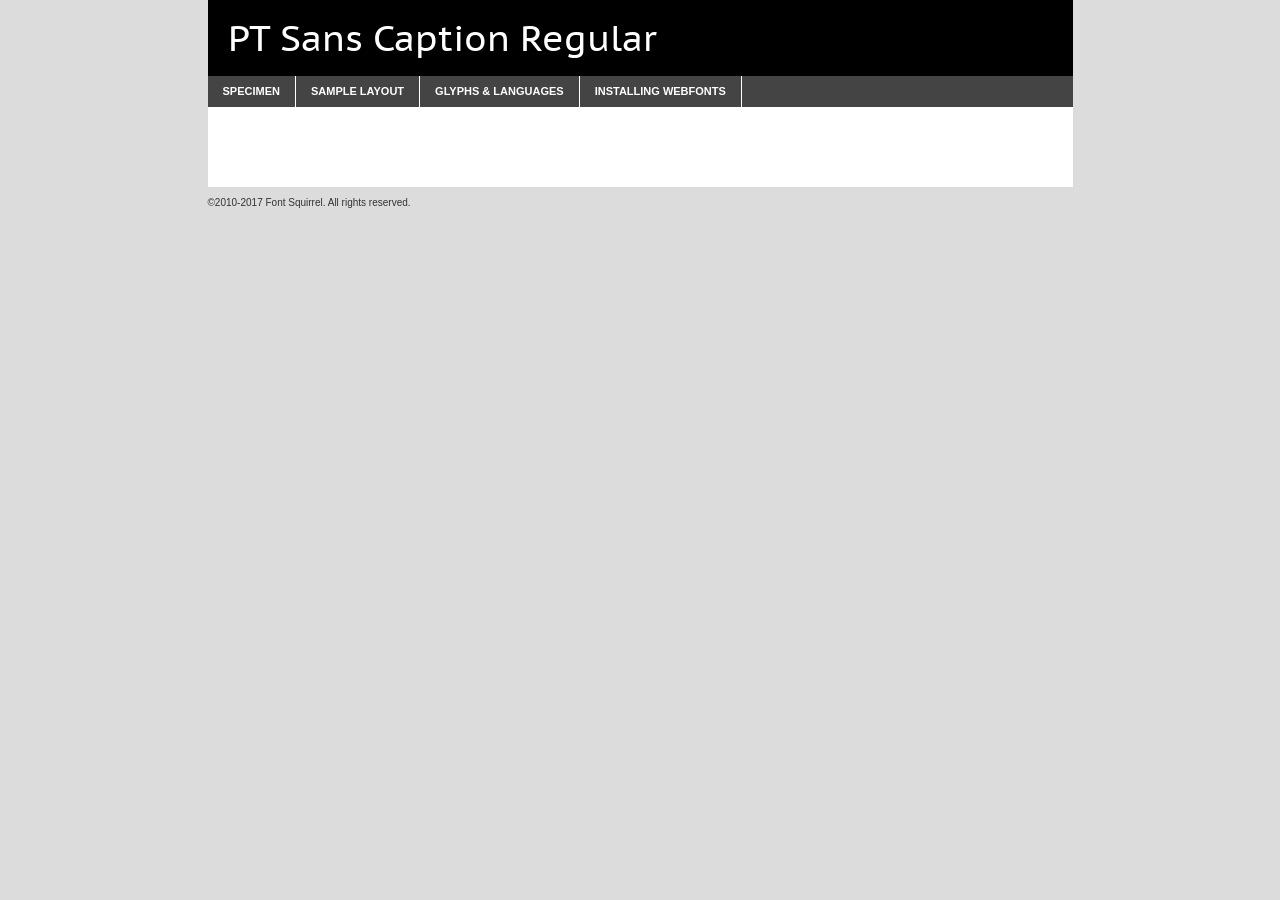
<file: html-table/font-face/fonts/ptc55f-demo.html>
<!DOCTYPE html PUBLIC "-//W3C//DTD XHTML 1.0 Transitional//EN"
        "http://www.w3.org/TR/xhtml1/DTD/xhtml1-transitional.dtd">

<html xmlns="http://www.w3.org/1999/xhtml" xml:lang="en" lang="en">
<head>
    <meta http-equiv="Content-Type" content="text/html; charset=utf-8"/>
    <script src="http://ajax.googleapis.com/ajax/libs/jquery/1.7.2/jquery.min.js" type="text/javascript" charset="utf-8"></script>
    <script type="text/javascript">
		(function($) {
			$.fn.easyTabs = function(option) {
				var param = jQuery.extend({ fadeSpeed: 'fast', defaultContent: 1, activeClass: 'active' }, option);
				$(this).each(function() {
					var thisId = '#' + this.id;
					if ( param.defaultContent == '' )
					{
						param.defaultContent = 1;
					}
					if ( typeof param.defaultContent == 'number' )
					{
						var defaultTab = $(thisId + ' .tabs li:eq(' + (param.defaultContent - 1) + ') a').attr('href').substr(1);
					}
					else
					{
						var defaultTab = param.defaultContent;
					}
					$(thisId + ' .tabs li a').each(function() {
						var tabToHide = $(this).attr('href').substr(1);
						$('#' + tabToHide).addClass('easytabs-tab-content');
					});
					hideAll();
					changeContent(defaultTab);

					function hideAll() {$(thisId + ' .easytabs-tab-content').hide();}

					function changeContent(tabId)
					{
						hideAll();
						$(thisId + ' .tabs li').removeClass(param.activeClass);
						$(thisId + ' .tabs li a[href=#' + tabId + ']').closest('li').addClass(param.activeClass);
						if ( param.fadeSpeed != 'none' )
						{
							$(thisId + ' #' + tabId).fadeIn(param.fadeSpeed);
						}
						else
						{
							$(thisId + ' #' + tabId).show();
						}
					}

					$(thisId + ' .tabs li').click(function() {
						var tabId = $(this).find('a').attr('href').substr(1);
						changeContent(tabId);
						return false;
					});
				});
			}
		})(jQuery);
    </script>
    <link rel="stylesheet" href="specimen_files/specimen_stylesheet.css" type="text/css" charset="utf-8"/>
    <link rel="stylesheet" href="stylesheet.css" type="text/css" charset="utf-8"/>

    <style type="text/css">
        		body {
			font-family: 'pt_sans_captionregular';
        		}

            </style>

    <title>PT Sans Caption Regular Specimen</title>


    <script type="text/javascript" charset="utf-8">
		$(document).ready(function() {
			$('#container').easyTabs({ defaultContent: 1 });
		});
    </script>
</head>

<body>
<div id="container">
    <div id="header">
		PT Sans Caption Regular    </div>
    <ul class="tabs">
        <li><a href="#specimen">Specimen</a></li>
        <li><a href="#layout">Sample Layout</a></li>
		        <li><a href="#glyphs">Glyphs &amp; Languages</a></li>
        <li><a href="#installing">Installing Webfonts</a></li>

    </ul>

    <div id="main_content">


        <div id="specimen">

            <div class="section">
                <div class="grid12 firstcol">
                    <div class="huge">AaBb</div>
                </div>
            </div>

            <div class="section">
                <div class="glyph_range">A&#x200B;B&#x200b;C&#x200b;D&#x200b;E&#x200b;F&#x200b;G&#x200b;H&#x200b;I&#x200b;J&#x200b;K&#x200b;L&#x200b;M&#x200b;N&#x200b;O&#x200b;P&#x200b;Q&#x200b;R&#x200b;S&#x200b;T&#x200b;U&#x200b;V&#x200b;W&#x200b;X&#x200b;Y&#x200b;Z&#x200b;a&#x200b;b&#x200b;c&#x200b;d&#x200b;e&#x200b;f&#x200b;g&#x200b;h&#x200b;i&#x200b;j&#x200b;k&#x200b;l&#x200b;m&#x200b;n&#x200b;o&#x200b;p&#x200b;q&#x200b;r&#x200b;s&#x200b;t&#x200b;u&#x200b;v&#x200b;w&#x200b;x&#x200b;y&#x200b;z&#x200b;1&#x200b;2&#x200b;3&#x200b;4&#x200b;5&#x200b;6&#x200b;7&#x200b;8&#x200b;9&#x200b;0&#x200b;&amp;&#x200b;.&#x200b;,&#x200b;?&#x200b;!&#x200b;&#64;&#x200b;(&#x200b;)&#x200b;#&#x200b;$&#x200b;%&#x200b;*&#x200b;+&#x200b;-&#x200b;=&#x200b;:&#x200b;;</div>
            </div>
            <div class="section">
                <div class="grid12 firstcol">
                    <table class="sample_table">
                        <tr>
                            <td>10</td>
                            <td class="size10">abcdefghijklmnopqrstuvwxyzABCDEFGHIJKLMNOPQRSTUVWXYZ0123456789abcdefghijklmnopqrstuvwxyzABCDEFGHIJKLMNOPQRSTUVWXYZ0123456789abcdefghijklmnopqrstuvwxyzABCDEFGHIJKLMNOPQRSTUVWXYZ</td>
                        </tr>
                        <tr>
                            <td>11</td>
                            <td class="size11">abcdefghijklmnopqrstuvwxyzABCDEFGHIJKLMNOPQRSTUVWXYZ0123456789abcdefghijklmnopqrstuvwxyzABCDEFGHIJKLMNOPQRSTUVWXYZ0123456789abcdefghijklmnopqrstuvwxyzABCDEFGHIJKLMNOPQRSTUVWXYZ</td>
                        </tr>
                        <tr>
                            <td>12</td>
                            <td class="size12">abcdefghijklmnopqrstuvwxyzABCDEFGHIJKLMNOPQRSTUVWXYZ0123456789abcdefghijklmnopqrstuvwxyzABCDEFGHIJKLMNOPQRSTUVWXYZ0123456789abcdefghijklmnopqrstuvwxyzABCDEFGHIJKLMNOPQRSTUVWXYZ</td>
                        </tr>
                        <tr>
                            <td>13</td>
                            <td class="size13">abcdefghijklmnopqrstuvwxyzABCDEFGHIJKLMNOPQRSTUVWXYZ0123456789abcdefghijklmnopqrstuvwxyzABCDEFGHIJKLMNOPQRSTUVWXYZ0123456789abcdefghijklmnopqrstuvwxyzABCDEFGHIJKLMNOPQRSTUVWXYZ</td>
                        </tr>
                        <tr>
                            <td>14</td>
                            <td class="size14">abcdefghijklmnopqrstuvwxyzABCDEFGHIJKLMNOPQRSTUVWXYZ0123456789abcdefghijklmnopqrstuvwxyzABCDEFGHIJKLMNOPQRSTUVWXYZ0123456789abcdefghijklmnopqrstuvwxyzABCDEFGHIJKLMNOPQRSTUVWXYZ</td>
                        </tr>
                        <tr>
                            <td>16</td>
                            <td class="size16">abcdefghijklmnopqrstuvwxyzABCDEFGHIJKLMNOPQRSTUVWXYZ0123456789abcdefghijklmnopqrstuvwxyzABCDEFGHIJKLMNOPQRSTUVWXYZ</td>
                        </tr>
                        <tr>
                            <td>18</td>
                            <td class="size18">abcdefghijklmnopqrstuvwxyzABCDEFGHIJKLMNOPQRSTUVWXYZ0123456789abcdefghijklmnopqrstuvwxyzABCDEFGHIJKLMNOPQRSTUVWXYZ</td>
                        </tr>
                        <tr>
                            <td>20</td>
                            <td class="size20">abcdefghijklmnopqrstuvwxyzABCDEFGHIJKLMNOPQRSTUVWXYZ0123456789abcdefghijklmnopqrstuvwxyzABCDEFGHIJKLMNOPQRSTUVWXYZ</td>
                        </tr>
                        <tr>
                            <td>24</td>
                            <td class="size24">abcdefghijklmnopqrstuvwxyzABCDEFGHIJKLMNOPQRSTUVWXYZ0123456789abcdefghijklmnopqrstuvwxyzABCDEFGHIJKLMNOPQRSTUVWXYZ</td>
                        </tr>
                        <tr>
                            <td>30</td>
                            <td class="size30">abcdefghijklmnopqrstuvwxyzABCDEFGHIJKLMNOPQRSTUVWXYZ0123456789abcdefghijklmnopqrstuvwxyzABCDEFGHIJKLMNOPQRSTUVWXYZ</td>
                        </tr>
                        <tr>
                            <td>36</td>
                            <td class="size36">abcdefghijklmnopqrstuvwxyzABCDEFGHIJKLMNOPQRSTUVWXYZ0123456789abcdefghijklmnopqrstuvwxyzABCDEFGHIJKLMNOPQRSTUVWXYZ</td>
                        </tr>
                        <tr>
                            <td>48</td>
                            <td class="size48">abcdefghijklmnopqrstuvwxyzABCDEFGHIJKLMNOPQRSTUVWXYZ0123456789abcdefghijklmnopqrstuvwxyzABCDEFGHIJKLMNOPQRSTUVWXYZ</td>
                        </tr>
                        <tr>
                            <td>60</td>
                            <td class="size60">abcdefghijklmnopqrstuvwxyzABCDEFGHIJKLMNOPQRSTUVWXYZ0123456789abcdefghijklmnopqrstuvwxyzABCDEFGHIJKLMNOPQRSTUVWXYZ</td>
                        </tr>
                        <tr>
                            <td>72</td>
                            <td class="size72">abcdefghijklmnopqrstuvwxyzABCDEFGHIJKLMNOPQRSTUVWXYZ0123456789abcdefghijklmnopqrstuvwxyzABCDEFGHIJKLMNOPQRSTUVWXYZ</td>
                        </tr>
                        <tr>
                            <td>90</td>
                            <td class="size90">abcdefghijklmnopqrstuvwxyzABCDEFGHIJKLMNOPQRSTUVWXYZ0123456789abcdefghijklmnopqrstuvwxyzABCDEFGHIJKLMNOPQRSTUVWXYZ</td>
                        </tr>
                    </table>

                </div>

            </div>


            <div class="section" id="bodycomparison">


                <div id="xheight">
                    <div class="fontbody">&#x25FC;&#x25FC;&#x25FC;&#x25FC;&#x25FC;&#x25FC;&#x25FC;&#x25FC;&#x25FC;&#x25FC;&#x25FC;&#x25FC;&#x25FC;&#x25FC;&#x25FC;&#x25FC;&#x25FC;&#x25FC;&#x25FC;&#x25FC;&#x25FC;&#x25FC;&#x25FC;&#x25FC;&#x25FC;&#x25FC;&#x25FC;&#x25FC;&#x25FC;&#x25FC;&#x25FC;&#x25FC;&#x25FC;&#x25FC;&#x25FC;&#x25FC;&#x25FC;&#x25FC;&#x25FC;&#x25FC;&#x25FC;&#x25FC;&#x25FC;&#x25FC;&#x25FC;&#x25FC;&#x25FC;&#x25FC;&#x25FC;&#x25FC;&#x25FC;&#x25FC;&#x25FC;&#x25FC;&#x25FC;&#x25FC;&#x25FC;&#x25FC;&#x25FC;&#x25FC;&#x25FC;&#x25FC;&#x25FC;&#x25FC;&#x25FC;&#x25FC;&#x25FC;&#x25FC;&#x25FC;&#x25FC;&#x25FC;&#x25FC;&#x25FC;&#x25FC;&#x25FC;&#x25FC;&#x25FC;&#x25FC;&#x25FC;&#x25FC;&#x25FC;&#x25FC;&#x25FC;&#x25FC;&#x25FC;&#x25FC;&#x25FC;&#x25FC;&#x25FC;&#x25FC;&#x25FC;&#x25FC;&#x25FC;&#x25FC;&#x25FC;&#x25FC;&#x25FC;&#x25FC;&#x25FC;body</div>
                    <div class="arialbody">body</div>
                    <div class="verdanabody">body</div>
                    <div class="georgiabody">body</div>
                </div>
                <div class="fontbody" style="z-index:1">
                    body<span>PT Sans Caption Regular</span>
                </div>
                <div class="arialbody" style="z-index:1">
                    body<span>Arial</span>
                </div>
                <div class="verdanabody" style="z-index:1">
                    body<span>Verdana</span>
                </div>
                <div class="georgiabody" style="z-index:1">
                    body<span>Georgia</span>
                </div>


            </div>


            <div class="section psample psample_row1" id="">

                <div class="grid2 firstcol">
                    <p class="size10"><span>10.</span>Aenean lacinia bibendum nulla sed consectetur. Fusce dapibus, tellus ac cursus commodo, tortor mauris condimentum nibh, ut fermentum massa justo sit amet risus. Nullam id dolor id nibh ultricies vehicula ut id elit. Cum sociis natoque penatibus et magnis dis parturient montes, nascetur ridiculus mus. Nulla vitae elit libero, a pharetra augue.</p>

                </div>
                <div class="grid3">
                    <p class="size11"><span>11.</span>Aenean lacinia bibendum nulla sed consectetur. Fusce dapibus, tellus ac cursus commodo, tortor mauris condimentum nibh, ut fermentum massa justo sit amet risus. Nullam id dolor id nibh ultricies vehicula ut id elit. Cum sociis natoque penatibus et magnis dis parturient montes, nascetur ridiculus mus. Nulla vitae elit libero, a pharetra augue.</p>

                </div>
                <div class="grid3">
                    <p class="size12"><span>12.</span>Aenean lacinia bibendum nulla sed consectetur. Fusce dapibus, tellus ac cursus commodo, tortor mauris condimentum nibh, ut fermentum massa justo sit amet risus. Nullam id dolor id nibh ultricies vehicula ut id elit. Cum sociis natoque penatibus et magnis dis parturient montes, nascetur ridiculus mus. Nulla vitae elit libero, a pharetra augue.</p>

                </div>
                <div class="grid4">
                    <p class="size13"><span>13.</span>Aenean lacinia bibendum nulla sed consectetur. Fusce dapibus, tellus ac cursus commodo, tortor mauris condimentum nibh, ut fermentum massa justo sit amet risus. Nullam id dolor id nibh ultricies vehicula ut id elit. Cum sociis natoque penatibus et magnis dis parturient montes, nascetur ridiculus mus. Nulla vitae elit libero, a pharetra augue.</p>

                </div>
                <div class="white_blend"></div>

            </div>
            <div class="section psample psample_row2" id="">
                <div class="grid3 firstcol">
                    <p class="size14"><span>14.</span>Aenean lacinia bibendum nulla sed consectetur. Fusce dapibus, tellus ac cursus commodo, tortor mauris condimentum nibh, ut fermentum massa justo sit amet risus. Nullam id dolor id nibh ultricies vehicula ut id elit. Cum sociis natoque penatibus et magnis dis parturient montes, nascetur ridiculus mus. Nulla vitae elit libero, a pharetra augue.</p>

                </div>
                <div class="grid4">
                    <p class="size16"><span>16.</span>Aenean lacinia bibendum nulla sed consectetur. Fusce dapibus, tellus ac cursus commodo, tortor mauris condimentum nibh, ut fermentum massa justo sit amet risus. Nullam id dolor id nibh ultricies vehicula ut id elit. Cum sociis natoque penatibus et magnis dis parturient montes, nascetur ridiculus mus. Nulla vitae elit libero, a pharetra augue.</p>

                </div>
                <div class="grid5">
                    <p class="size18"><span>18.</span>Aenean lacinia bibendum nulla sed consectetur. Fusce dapibus, tellus ac cursus commodo, tortor mauris condimentum nibh, ut fermentum massa justo sit amet risus. Nullam id dolor id nibh ultricies vehicula ut id elit. Cum sociis natoque penatibus et magnis dis parturient montes, nascetur ridiculus mus. Nulla vitae elit libero, a pharetra augue.</p>

                </div>

                <div class="white_blend"></div>

            </div>

            <div class="section psample psample_row3" id="">
                <div class="grid5 firstcol">
                    <p class="size20"><span>20.</span>Aenean lacinia bibendum nulla sed consectetur. Fusce dapibus, tellus ac cursus commodo, tortor mauris condimentum nibh, ut fermentum massa justo sit amet risus. Nullam id dolor id nibh ultricies vehicula ut id elit. Cum sociis natoque penatibus et magnis dis parturient montes, nascetur ridiculus mus. Nulla vitae elit libero, a pharetra augue.</p>
                </div>
                <div class="grid7">
                    <p class="size24"><span>24.</span>Aenean lacinia bibendum nulla sed consectetur. Fusce dapibus, tellus ac cursus commodo, tortor mauris condimentum nibh, ut fermentum massa justo sit amet risus. Nullam id dolor id nibh ultricies vehicula ut id elit. Cum sociis natoque penatibus et magnis dis parturient montes, nascetur ridiculus mus. Nulla vitae elit libero, a pharetra augue.</p>
                </div>

                <div class="white_blend"></div>

            </div>

            <div class="section psample psample_row4" id="">
                <div class="grid12 firstcol">
                    <p class="size30"><span>30.</span>Aenean lacinia bibendum nulla sed consectetur. Fusce dapibus, tellus ac cursus commodo, tortor mauris condimentum nibh, ut fermentum massa justo sit amet risus. Nullam id dolor id nibh ultricies vehicula ut id elit. Cum sociis natoque penatibus et magnis dis parturient montes, nascetur ridiculus mus. Nulla vitae elit libero, a pharetra augue.</p>
                </div>
                <div class="white_blend"></div>

            </div>


            <div class="section psample psample_row1 fullreverse">
                <div class="grid2 firstcol">
                    <p class="size10"><span>10.</span>Aenean lacinia bibendum nulla sed consectetur. Fusce dapibus, tellus ac cursus commodo, tortor mauris condimentum nibh, ut fermentum massa justo sit amet risus. Nullam id dolor id nibh ultricies vehicula ut id elit. Cum sociis natoque penatibus et magnis dis parturient montes, nascetur ridiculus mus. Nulla vitae elit libero, a pharetra augue.</p>

                </div>
                <div class="grid3">
                    <p class="size11"><span>11.</span>Aenean lacinia bibendum nulla sed consectetur. Fusce dapibus, tellus ac cursus commodo, tortor mauris condimentum nibh, ut fermentum massa justo sit amet risus. Nullam id dolor id nibh ultricies vehicula ut id elit. Cum sociis natoque penatibus et magnis dis parturient montes, nascetur ridiculus mus. Nulla vitae elit libero, a pharetra augue.</p>

                </div>
                <div class="grid3">
                    <p class="size12"><span>12.</span>Aenean lacinia bibendum nulla sed consectetur. Fusce dapibus, tellus ac cursus commodo, tortor mauris condimentum nibh, ut fermentum massa justo sit amet risus. Nullam id dolor id nibh ultricies vehicula ut id elit. Cum sociis natoque penatibus et magnis dis parturient montes, nascetur ridiculus mus. Nulla vitae elit libero, a pharetra augue.</p>

                </div>
                <div class="grid4">
                    <p class="size13"><span>13.</span>Aenean lacinia bibendum nulla sed consectetur. Fusce dapibus, tellus ac cursus commodo, tortor mauris condimentum nibh, ut fermentum massa justo sit amet risus. Nullam id dolor id nibh ultricies vehicula ut id elit. Cum sociis natoque penatibus et magnis dis parturient montes, nascetur ridiculus mus. Nulla vitae elit libero, a pharetra augue.</p>

                </div>
                <div class="black_blend"></div>

            </div>

            <div class="section psample psample_row2 fullreverse">
                <div class="grid3 firstcol">
                    <p class="size14"><span>14.</span>Aenean lacinia bibendum nulla sed consectetur. Fusce dapibus, tellus ac cursus commodo, tortor mauris condimentum nibh, ut fermentum massa justo sit amet risus. Nullam id dolor id nibh ultricies vehicula ut id elit. Cum sociis natoque penatibus et magnis dis parturient montes, nascetur ridiculus mus. Nulla vitae elit libero, a pharetra augue.</p>

                </div>
                <div class="grid4">
                    <p class="size16"><span>16.</span>Aenean lacinia bibendum nulla sed consectetur. Fusce dapibus, tellus ac cursus commodo, tortor mauris condimentum nibh, ut fermentum massa justo sit amet risus. Nullam id dolor id nibh ultricies vehicula ut id elit. Cum sociis natoque penatibus et magnis dis parturient montes, nascetur ridiculus mus. Nulla vitae elit libero, a pharetra augue.</p>

                </div>
                <div class="grid5">
                    <p class="size18"><span>18.</span>Aenean lacinia bibendum nulla sed consectetur. Fusce dapibus, tellus ac cursus commodo, tortor mauris condimentum nibh, ut fermentum massa justo sit amet risus. Nullam id dolor id nibh ultricies vehicula ut id elit. Cum sociis natoque penatibus et magnis dis parturient montes, nascetur ridiculus mus. Nulla vitae elit libero, a pharetra augue.</p>

                </div>
                <div class="black_blend"></div>

            </div>

            <div class="section psample fullreverse psample_row3" id="">
                <div class="grid5 firstcol">
                    <p class="size20"><span>20.</span>Aenean lacinia bibendum nulla sed consectetur. Fusce dapibus, tellus ac cursus commodo, tortor mauris condimentum nibh, ut fermentum massa justo sit amet risus. Nullam id dolor id nibh ultricies vehicula ut id elit. Cum sociis natoque penatibus et magnis dis parturient montes, nascetur ridiculus mus. Nulla vitae elit libero, a pharetra augue.</p>
                </div>
                <div class="grid7">
                    <p class="size24"><span>24.</span>Aenean lacinia bibendum nulla sed consectetur. Fusce dapibus, tellus ac cursus commodo, tortor mauris condimentum nibh, ut fermentum massa justo sit amet risus. Nullam id dolor id nibh ultricies vehicula ut id elit. Cum sociis natoque penatibus et magnis dis parturient montes, nascetur ridiculus mus. Nulla vitae elit libero, a pharetra augue.</p>
                </div>

                <div class="black_blend"></div>

            </div>

            <div class="section psample fullreverse psample_row4" id="" style="border-bottom: 20px #000 solid;">
                <div class="grid12 firstcol">
                    <p class="size30"><span>30.</span>Aenean lacinia bibendum nulla sed consectetur. Fusce dapibus, tellus ac cursus commodo, tortor mauris condimentum nibh, ut fermentum massa justo sit amet risus. Nullam id dolor id nibh ultricies vehicula ut id elit. Cum sociis natoque penatibus et magnis dis parturient montes, nascetur ridiculus mus. Nulla vitae elit libero, a pharetra augue.</p>
                </div>
                <div class="black_blend"></div>

            </div>


        </div>

        <div id="layout">

            <div class="section">

                <div class="grid12 firstcol">
                    <h1>Lorem Ipsum Dolor</h1>
                    <h2>Etiam porta sem malesuada magna mollis euismod</h2>

                    <p class="byline">By <a href="#link">Aenean Lacinia</a></p>
                </div>
            </div>
            <div class="section">
                <div class="grid8 firstcol">
                    <p class="large">Donec sed odio dui. Morbi leo risus, porta ac consectetur ac, vestibulum at eros. Fusce dapibus, tellus ac cursus commodo, tortor mauris condimentum nibh, ut fermentum massa justo sit amet risus. </p>


                    <h3>Pellentesque ornare sem</h3>

                    <p>Maecenas sed diam eget risus varius blandit sit amet non magna. Maecenas faucibus mollis interdum. Donec ullamcorper nulla non metus auctor fringilla. Nullam id dolor id nibh ultricies vehicula ut id elit. Nullam id dolor id nibh ultricies vehicula ut id elit. </p>

                    <p>Aenean eu leo quam. Pellentesque ornare sem lacinia quam venenatis vestibulum. Lorem ipsum dolor sit amet, consectetur adipiscing elit. Cum sociis natoque penatibus et magnis dis parturient montes, nascetur ridiculus mus. </p>

                    <p>Nulla vitae elit libero, a pharetra augue. Praesent commodo cursus magna, vel scelerisque nisl consectetur et. Aenean lacinia bibendum nulla sed consectetur. </p>

                    <p>Nullam quis risus eget urna mollis ornare vel eu leo. Nullam quis risus eget urna mollis ornare vel eu leo. Maecenas sed diam eget risus varius blandit sit amet non magna. Donec ullamcorper nulla non metus auctor fringilla. </p>

                    <h3>Cras mattis consectetur</h3>

                    <p>Aenean eu leo quam. Pellentesque ornare sem lacinia quam venenatis vestibulum. Aenean lacinia bibendum nulla sed consectetur. Integer posuere erat a ante venenatis dapibus posuere velit aliquet. Cras mattis consectetur purus sit amet fermentum. </p>

                    <p>Nullam id dolor id nibh ultricies vehicula ut id elit. Nullam quis risus eget urna mollis ornare vel eu leo. Cras mattis consectetur purus sit amet fermentum.</p>
                </div>

                <div class="grid4 sidebar">

                    <div class="box reverse">
                        <p class="last">Nullam quis risus eget urna mollis ornare vel eu leo. Donec ullamcorper nulla non metus auctor fringilla. Cras mattis consectetur purus sit amet fermentum. Sed posuere consectetur est at lobortis. Lorem ipsum dolor sit amet, consectetur adipiscing elit. </p>
                    </div>

                    <p class="caption">Maecenas sed diam eget risus varius.</p>

                    <p>Vestibulum id ligula porta felis euismod semper. Integer posuere erat a ante venenatis dapibus posuere velit aliquet. Vestibulum id ligula porta felis euismod semper. Sed posuere consectetur est at lobortis. Maecenas sed diam eget risus varius blandit sit amet non magna. Fusce dapibus, tellus ac cursus commodo, tortor mauris condimentum nibh, ut fermentum massa justo sit amet risus. </p>


                    <p>Duis mollis, est non commodo luctus, nisi erat porttitor ligula, eget lacinia odio sem nec elit. Aenean lacinia bibendum nulla sed consectetur. Vivamus sagittis lacus vel augue laoreet rutrum faucibus dolor auctor. Aenean lacinia bibendum nulla sed consectetur. Nullam quis risus eget urna mollis ornare vel eu leo. </p>

                    <p>Praesent commodo cursus magna, vel scelerisque nisl consectetur et. Donec ullamcorper nulla non metus auctor fringilla. Maecenas faucibus mollis interdum. Fusce dapibus, tellus ac cursus commodo, tortor mauris condimentum nibh, ut fermentum massa justo sit amet risus. </p>

                </div>
            </div>

        </div>


		

        <div id="glyphs">
            <div class="section">
                <div class="grid12 firstcol">

                    <h1>Language Support</h1>
                    <p>The subset of PT Sans Caption Regular in this kit supports the following languages:<br/>

						Albanian, Basque, Breton, Chamorro, Danish, Dutch, English, Faroese, Finnish, French, Frisian, Galician, German, Icelandic, Italian, Malagasy, Norwegian, Portuguese, Spanish, Alsatian, Aragonese, Arapaho, Arrernte, Asturian, Aymara, Bislama, Cebuano, Corsican, Fijian, French_creole, Genoese, Gilbertese, Greenlandic, Haitian_creole, Hiligaynon, Hmong, Hopi, Ibanag, Iloko_ilokano, Indonesian, Interglossa_glosa, Interlingua, Irish_gaelic, Jerriais, Lojban, Lombard, Luxembourgeois, Manx, Mohawk, Norfolk_pitcairnese, Occitan, Oromo, Pangasinan, Papiamento, Piedmontese, Potawatomi, Rhaeto-romance, Romansh, Rotokas, Sami_lule, Samoan, Sardinian, Scots_gaelic, Seychelles_creole, Shona, Sicilian, Somali, Southern_ndebele, Swahili, Swati_swazi, Tagalog_filipino_pilipino, Tetum, Tok_pisin, Uyghur_latinized, Volapuk, Walloon, Warlpiri, Xhosa, Yapese, Zulu, Latinbasic, Ubasic, Demo                    </p>
                    <h1>Glyph Chart</h1>
                    <p>The subset of PT Sans Caption Regular in this kit includes all the glyphs listed below. Unicode entities are included above each glyph to help you insert individual characters into your layout.</p>
                    <div id="glyph_chart">

																																	                                <div><p>&amp;#13;</p>&#13;</div>
																				                                <div><p>&amp;#32;</p>&#32;</div>
																				                                <div><p>&amp;#33;</p>&#33;</div>
																				                                <div><p>&amp;#34;</p>&#34;</div>
																				                                <div><p>&amp;#35;</p>&#35;</div>
																				                                <div><p>&amp;#36;</p>&#36;</div>
																				                                <div><p>&amp;#37;</p>&#37;</div>
																				                                <div><p>&amp;#38;</p>&#38;</div>
																				                                <div><p>&amp;#39;</p>&#39;</div>
																				                                <div><p>&amp;#40;</p>&#40;</div>
																				                                <div><p>&amp;#41;</p>&#41;</div>
																				                                <div><p>&amp;#42;</p>&#42;</div>
																				                                <div><p>&amp;#43;</p>&#43;</div>
																				                                <div><p>&amp;#44;</p>&#44;</div>
																				                                <div><p>&amp;#45;</p>&#45;</div>
																				                                <div><p>&amp;#46;</p>&#46;</div>
																				                                <div><p>&amp;#47;</p>&#47;</div>
																				                                <div><p>&amp;#48;</p>&#48;</div>
																				                                <div><p>&amp;#49;</p>&#49;</div>
																				                                <div><p>&amp;#50;</p>&#50;</div>
																				                                <div><p>&amp;#51;</p>&#51;</div>
																				                                <div><p>&amp;#52;</p>&#52;</div>
																				                                <div><p>&amp;#53;</p>&#53;</div>
																				                                <div><p>&amp;#54;</p>&#54;</div>
																				                                <div><p>&amp;#55;</p>&#55;</div>
																				                                <div><p>&amp;#56;</p>&#56;</div>
																				                                <div><p>&amp;#57;</p>&#57;</div>
																				                                <div><p>&amp;#58;</p>&#58;</div>
																				                                <div><p>&amp;#59;</p>&#59;</div>
																				                                <div><p>&amp;#60;</p>&#60;</div>
																				                                <div><p>&amp;#61;</p>&#61;</div>
																				                                <div><p>&amp;#62;</p>&#62;</div>
																				                                <div><p>&amp;#63;</p>&#63;</div>
																				                                <div><p>&amp;#64;</p>&#64;</div>
																				                                <div><p>&amp;#65;</p>&#65;</div>
																				                                <div><p>&amp;#66;</p>&#66;</div>
																				                                <div><p>&amp;#67;</p>&#67;</div>
																				                                <div><p>&amp;#68;</p>&#68;</div>
																				                                <div><p>&amp;#69;</p>&#69;</div>
																				                                <div><p>&amp;#70;</p>&#70;</div>
																				                                <div><p>&amp;#71;</p>&#71;</div>
																				                                <div><p>&amp;#72;</p>&#72;</div>
																				                                <div><p>&amp;#73;</p>&#73;</div>
																				                                <div><p>&amp;#74;</p>&#74;</div>
																				                                <div><p>&amp;#75;</p>&#75;</div>
																				                                <div><p>&amp;#76;</p>&#76;</div>
																				                                <div><p>&amp;#77;</p>&#77;</div>
																				                                <div><p>&amp;#78;</p>&#78;</div>
																				                                <div><p>&amp;#79;</p>&#79;</div>
																				                                <div><p>&amp;#80;</p>&#80;</div>
																				                                <div><p>&amp;#81;</p>&#81;</div>
																				                                <div><p>&amp;#82;</p>&#82;</div>
																				                                <div><p>&amp;#83;</p>&#83;</div>
																				                                <div><p>&amp;#84;</p>&#84;</div>
																				                                <div><p>&amp;#85;</p>&#85;</div>
																				                                <div><p>&amp;#86;</p>&#86;</div>
																				                                <div><p>&amp;#87;</p>&#87;</div>
																				                                <div><p>&amp;#88;</p>&#88;</div>
																				                                <div><p>&amp;#89;</p>&#89;</div>
																				                                <div><p>&amp;#90;</p>&#90;</div>
																				                                <div><p>&amp;#91;</p>&#91;</div>
																				                                <div><p>&amp;#92;</p>&#92;</div>
																				                                <div><p>&amp;#93;</p>&#93;</div>
																				                                <div><p>&amp;#94;</p>&#94;</div>
																				                                <div><p>&amp;#95;</p>&#95;</div>
																				                                <div><p>&amp;#96;</p>&#96;</div>
																				                                <div><p>&amp;#97;</p>&#97;</div>
																				                                <div><p>&amp;#98;</p>&#98;</div>
																				                                <div><p>&amp;#99;</p>&#99;</div>
																				                                <div><p>&amp;#100;</p>&#100;</div>
																				                                <div><p>&amp;#101;</p>&#101;</div>
																				                                <div><p>&amp;#102;</p>&#102;</div>
																				                                <div><p>&amp;#103;</p>&#103;</div>
																				                                <div><p>&amp;#104;</p>&#104;</div>
																				                                <div><p>&amp;#105;</p>&#105;</div>
																				                                <div><p>&amp;#106;</p>&#106;</div>
																				                                <div><p>&amp;#107;</p>&#107;</div>
																				                                <div><p>&amp;#108;</p>&#108;</div>
																				                                <div><p>&amp;#109;</p>&#109;</div>
																				                                <div><p>&amp;#110;</p>&#110;</div>
																				                                <div><p>&amp;#111;</p>&#111;</div>
																				                                <div><p>&amp;#112;</p>&#112;</div>
																				                                <div><p>&amp;#113;</p>&#113;</div>
																				                                <div><p>&amp;#114;</p>&#114;</div>
																				                                <div><p>&amp;#115;</p>&#115;</div>
																				                                <div><p>&amp;#116;</p>&#116;</div>
																				                                <div><p>&amp;#117;</p>&#117;</div>
																				                                <div><p>&amp;#118;</p>&#118;</div>
																				                                <div><p>&amp;#119;</p>&#119;</div>
																				                                <div><p>&amp;#120;</p>&#120;</div>
																				                                <div><p>&amp;#121;</p>&#121;</div>
																				                                <div><p>&amp;#122;</p>&#122;</div>
																				                                <div><p>&amp;#123;</p>&#123;</div>
																				                                <div><p>&amp;#124;</p>&#124;</div>
																				                                <div><p>&amp;#125;</p>&#125;</div>
																				                                <div><p>&amp;#126;</p>&#126;</div>
																				                                <div><p>&amp;#160;</p>&#160;</div>
																				                                <div><p>&amp;#161;</p>&#161;</div>
																				                                <div><p>&amp;#162;</p>&#162;</div>
																				                                <div><p>&amp;#163;</p>&#163;</div>
																				                                <div><p>&amp;#164;</p>&#164;</div>
																				                                <div><p>&amp;#165;</p>&#165;</div>
																				                                <div><p>&amp;#166;</p>&#166;</div>
																				                                <div><p>&amp;#167;</p>&#167;</div>
																				                                <div><p>&amp;#168;</p>&#168;</div>
																				                                <div><p>&amp;#169;</p>&#169;</div>
																				                                <div><p>&amp;#170;</p>&#170;</div>
																				                                <div><p>&amp;#171;</p>&#171;</div>
																				                                <div><p>&amp;#172;</p>&#172;</div>
																				                                <div><p>&amp;#173;</p>&#173;</div>
																				                                <div><p>&amp;#174;</p>&#174;</div>
																				                                <div><p>&amp;#175;</p>&#175;</div>
																				                                <div><p>&amp;#176;</p>&#176;</div>
																				                                <div><p>&amp;#177;</p>&#177;</div>
																				                                <div><p>&amp;#178;</p>&#178;</div>
																				                                <div><p>&amp;#179;</p>&#179;</div>
																				                                <div><p>&amp;#180;</p>&#180;</div>
																				                                <div><p>&amp;#181;</p>&#181;</div>
																				                                <div><p>&amp;#182;</p>&#182;</div>
																				                                <div><p>&amp;#183;</p>&#183;</div>
																				                                <div><p>&amp;#184;</p>&#184;</div>
																				                                <div><p>&amp;#185;</p>&#185;</div>
																				                                <div><p>&amp;#186;</p>&#186;</div>
																				                                <div><p>&amp;#187;</p>&#187;</div>
																				                                <div><p>&amp;#188;</p>&#188;</div>
																				                                <div><p>&amp;#189;</p>&#189;</div>
																				                                <div><p>&amp;#190;</p>&#190;</div>
																				                                <div><p>&amp;#191;</p>&#191;</div>
																				                                <div><p>&amp;#192;</p>&#192;</div>
																				                                <div><p>&amp;#193;</p>&#193;</div>
																				                                <div><p>&amp;#194;</p>&#194;</div>
																				                                <div><p>&amp;#195;</p>&#195;</div>
																				                                <div><p>&amp;#196;</p>&#196;</div>
																				                                <div><p>&amp;#197;</p>&#197;</div>
																				                                <div><p>&amp;#198;</p>&#198;</div>
																				                                <div><p>&amp;#199;</p>&#199;</div>
																				                                <div><p>&amp;#200;</p>&#200;</div>
																				                                <div><p>&amp;#201;</p>&#201;</div>
																				                                <div><p>&amp;#202;</p>&#202;</div>
																				                                <div><p>&amp;#203;</p>&#203;</div>
																				                                <div><p>&amp;#204;</p>&#204;</div>
																				                                <div><p>&amp;#205;</p>&#205;</div>
																				                                <div><p>&amp;#206;</p>&#206;</div>
																				                                <div><p>&amp;#207;</p>&#207;</div>
																				                                <div><p>&amp;#208;</p>&#208;</div>
																				                                <div><p>&amp;#209;</p>&#209;</div>
																				                                <div><p>&amp;#210;</p>&#210;</div>
																				                                <div><p>&amp;#211;</p>&#211;</div>
																				                                <div><p>&amp;#212;</p>&#212;</div>
																				                                <div><p>&amp;#213;</p>&#213;</div>
																				                                <div><p>&amp;#214;</p>&#214;</div>
																				                                <div><p>&amp;#215;</p>&#215;</div>
																				                                <div><p>&amp;#216;</p>&#216;</div>
																				                                <div><p>&amp;#217;</p>&#217;</div>
																				                                <div><p>&amp;#218;</p>&#218;</div>
																				                                <div><p>&amp;#219;</p>&#219;</div>
																				                                <div><p>&amp;#220;</p>&#220;</div>
																				                                <div><p>&amp;#221;</p>&#221;</div>
																				                                <div><p>&amp;#222;</p>&#222;</div>
																				                                <div><p>&amp;#223;</p>&#223;</div>
																				                                <div><p>&amp;#224;</p>&#224;</div>
																				                                <div><p>&amp;#225;</p>&#225;</div>
																				                                <div><p>&amp;#226;</p>&#226;</div>
																				                                <div><p>&amp;#227;</p>&#227;</div>
																				                                <div><p>&amp;#228;</p>&#228;</div>
																				                                <div><p>&amp;#229;</p>&#229;</div>
																				                                <div><p>&amp;#230;</p>&#230;</div>
																				                                <div><p>&amp;#231;</p>&#231;</div>
																				                                <div><p>&amp;#232;</p>&#232;</div>
																				                                <div><p>&amp;#233;</p>&#233;</div>
																				                                <div><p>&amp;#234;</p>&#234;</div>
																				                                <div><p>&amp;#235;</p>&#235;</div>
																				                                <div><p>&amp;#236;</p>&#236;</div>
																				                                <div><p>&amp;#237;</p>&#237;</div>
																				                                <div><p>&amp;#238;</p>&#238;</div>
																				                                <div><p>&amp;#239;</p>&#239;</div>
																				                                <div><p>&amp;#240;</p>&#240;</div>
																				                                <div><p>&amp;#241;</p>&#241;</div>
																				                                <div><p>&amp;#242;</p>&#242;</div>
																				                                <div><p>&amp;#243;</p>&#243;</div>
																				                                <div><p>&amp;#244;</p>&#244;</div>
																				                                <div><p>&amp;#245;</p>&#245;</div>
																				                                <div><p>&amp;#246;</p>&#246;</div>
																				                                <div><p>&amp;#247;</p>&#247;</div>
																				                                <div><p>&amp;#248;</p>&#248;</div>
																				                                <div><p>&amp;#249;</p>&#249;</div>
																				                                <div><p>&amp;#250;</p>&#250;</div>
																				                                <div><p>&amp;#251;</p>&#251;</div>
																				                                <div><p>&amp;#252;</p>&#252;</div>
																				                                <div><p>&amp;#253;</p>&#253;</div>
																				                                <div><p>&amp;#254;</p>&#254;</div>
																				                                <div><p>&amp;#255;</p>&#255;</div>
																				                                <div><p>&amp;#338;</p>&#338;</div>
																				                                <div><p>&amp;#339;</p>&#339;</div>
																				                                <div><p>&amp;#376;</p>&#376;</div>
																				                                <div><p>&amp;#710;</p>&#710;</div>
																				                                <div><p>&amp;#732;</p>&#732;</div>
																				                                <div><p>&amp;#8192;</p>&#8192;</div>
																				                                <div><p>&amp;#8193;</p>&#8193;</div>
																				                                <div><p>&amp;#8194;</p>&#8194;</div>
																				                                <div><p>&amp;#8195;</p>&#8195;</div>
																				                                <div><p>&amp;#8196;</p>&#8196;</div>
																				                                <div><p>&amp;#8197;</p>&#8197;</div>
																				                                <div><p>&amp;#8198;</p>&#8198;</div>
																				                                <div><p>&amp;#8199;</p>&#8199;</div>
																				                                <div><p>&amp;#8200;</p>&#8200;</div>
																				                                <div><p>&amp;#8201;</p>&#8201;</div>
																				                                <div><p>&amp;#8202;</p>&#8202;</div>
																				                                <div><p>&amp;#8208;</p>&#8208;</div>
																				                                <div><p>&amp;#8209;</p>&#8209;</div>
																				                                <div><p>&amp;#8210;</p>&#8210;</div>
																				                                <div><p>&amp;#8211;</p>&#8211;</div>
																				                                <div><p>&amp;#8212;</p>&#8212;</div>
																				                                <div><p>&amp;#8216;</p>&#8216;</div>
																				                                <div><p>&amp;#8217;</p>&#8217;</div>
																				                                <div><p>&amp;#8218;</p>&#8218;</div>
																				                                <div><p>&amp;#8220;</p>&#8220;</div>
																				                                <div><p>&amp;#8221;</p>&#8221;</div>
																				                                <div><p>&amp;#8222;</p>&#8222;</div>
																				                                <div><p>&amp;#8226;</p>&#8226;</div>
																				                                <div><p>&amp;#8230;</p>&#8230;</div>
																				                                <div><p>&amp;#8239;</p>&#8239;</div>
																				                                <div><p>&amp;#8249;</p>&#8249;</div>
																				                                <div><p>&amp;#8250;</p>&#8250;</div>
																				                                <div><p>&amp;#8287;</p>&#8287;</div>
																				                                <div><p>&amp;#8364;</p>&#8364;</div>
																				                                <div><p>&amp;#8482;</p>&#8482;</div>
																				                                <div><p>&amp;#9724;</p>&#9724;</div>
																				                                <div><p>&amp;#64257;</p>&#64257;</div>
																				                                <div><p>&amp;#64258;</p>&#64258;</div>
																																                    </div>
                </div>


            </div>
        </div>


        <div id="specs">

        </div>

        <div id="installing">
            <div class="section">
                <div class="grid7 firstcol">
                    <h1>Installing Webfonts</h1>

                    <p>Webfonts are supported by all major browser platforms but not all in the same way. There are currently four different font formats that must be included in order to target all browsers. This includes TTF, WOFF, EOT and SVG.</p>

                    <h2>1. Upload your webfonts</h2>
                    <p>You must upload your webfont kit to your website. They should be in or near the same directory as your CSS files.</p>

                    <h2>2. Include the webfont stylesheet</h2>
                    <p>A special CSS @font-face declaration helps the various browsers select the appropriate font it needs without causing you a bunch of headaches. Learn more about this syntax by reading the <a href="https://www.fontspring.com/blog/further-hardening-of-the-bulletproof-syntax">Fontspring blog post</a> about it. The code for it is as follows:</p>


                    <code>
                        @font-face{
                        font-family: 'MyWebFont';
                        src: url('WebFont.eot');
                        src: url('WebFont.eot?#iefix') format('embedded-opentype'),
                        url('WebFont.woff') format('woff'),
                        url('WebFont.ttf') format('truetype'),
                        url('WebFont.svg#webfont') format('svg');
                        }
                    </code>

                    <p>We've already gone ahead and generated the code for you. All you have to do is link to the stylesheet in your HTML, like this:</p>
                    <code>&lt;link rel=&quot;stylesheet&quot; href=&quot;stylesheet.css&quot; type=&quot;text/css&quot; charset=&quot;utf-8&quot; /&gt;</code>

                    <h2>3. Modify your own stylesheet</h2>
                    <p>To take advantage of your new fonts, you must tell your stylesheet to use them. Look at the original @font-face declaration above and find the property called "font-family." The name linked there will be what you use to reference the font. Prepend that webfont name to the font stack in the "font-family" property, inside the selector you want to change. For example:</p>
                    <code>p { font-family: 'WebFont', Arial, sans-serif; }</code>

                    <h2>4. Test</h2>
                    <p>Getting webfonts to work cross-browser <em>can</em> be tricky. Use the information in the sidebar to help you if you find that fonts aren't loading in a particular browser.</p>
                </div>

                <div class="grid5 sidebar">
                    <div class="box">
                        <h2>Troubleshooting<br/>Font-Face Problems</h2>
                        <p>Having trouble getting your webfonts to load in your new website? Here are some tips to sort out what might be the problem.</p>

                        <h3>Fonts not showing in any browser</h3>

                        <p>This sounds like you need to work on the plumbing. You either did not upload the fonts to the correct directory, or you did not link the fonts properly in the CSS. If you've confirmed that all this is correct and you still have a problem, take a look at your .htaccess file and see if requests are getting intercepted.</p>

                        <h3>Fonts not loading in iPhone or iPad</h3>

                        <p>The most common problem here is that you are serving the fonts from an IIS server. IIS refuses to serve files that have unknown MIME types. If that is the case, you must set the MIME type for SVG to "image/svg+xml" in the server settings. Follow these instructions from Microsoft if you need help.</p>

                        <h3>Fonts not loading in Firefox</h3>

                        <p>The primary reason for this failure? You are still using a version Firefox older than 3.5. So upgrade already! If that isn't it, then you are very likely serving fonts from a different domain. Firefox requires that all font assets be served from the same domain. Lastly it is possible that you need to add WOFF to your list of MIME types (if you are serving via IIS.)</p>

                        <h3>Fonts not loading in IE</h3>

                        <p>Are you looking at Internet Explorer on an actual Windows machine or are you cheating by using a service like Adobe BrowserLab? Many of these screenshot services do not render @font-face for IE. Best to test it on a real machine.</p>

                        <h3>Fonts not loading in IE9</h3>

                        <p>IE9, like Firefox, requires that fonts be served from the same domain as the website. Make sure that is the case.</p>
                    </div>
                </div>
            </div>

        </div>

    </div>
    <div id="footer">
        <p>&copy;2010-2017 Font Squirrel. All rights reserved.</p>
    </div>
</div>
</body>
</html>
</file>
<file: javascript/tictactoe/style.css>
/* http://meyerweb.com/eric/tools/css/reset/
v2.0 | 20110126
License: none (public domain)
*/
html,
body,
div,
span,
applet,
object,
iframe,
h1,
h2,
h3,
h4,
h5,
h6,
p,
blockquote,
pre,
a,
abbr,
acronym,
address,
big,
cite,
code,
del,
dfn,
em,
img,
ins,
kbd,
q,
s,
samp,
small,
strike,
strong,
sub,
sup,
tt,
var,
b,
u,
i,
center,
dl,
dt,
dd,
ol,
ul,
li,
fieldset,
form,
label,
legend,
table,
caption,
tbody,
tfoot,
thead,
tr,
th,
td,
article,
aside,
canvas,
details,
embed,
figure,
figcaption,
footer,
header,
hgroup,
menu,
nav,
output,
ruby,
section,
summary,
time,
mark,
audio,
video {
    margin: 0;
    padding: 0;
    border: 0;
    font-size: 100%;
    font: inherit;
    vertical-align: baseline;
}

/* HTML5 display-role reset for older browsers */
article,
aside,
details,
figcaption,
figure,
footer,
header,
hgroup,
menu,
nav,
section {
    display: block;
}

body {
    line-height: 1;
}

ol,
ul {
    list-style: none;
}

blockquote,
q {
    quotes: none;
}

blockquote:before,
blockquote:after,
q:before,
q:after {
    content: '';
    content: none;
}

table {
    border-collapse: collapse;
    border-spacing: 0;
}

/* Classes starts here */

body {
    display: grid;
    grid-template-columns: 1fr 3fr;
    grid-template-rows: 1fr 13fr 1fr;
    height: 100vh;
    width: 100vw;
}

header {
    grid-row: 1;
    grid-column: 1 / end;
    background-color: red;
    justify-items: center;
    align-content: center;
    text-align: center;
}

div#sidebar {
    grid-row: 2;
    grid-column: 1;
    background-color: blue;
    display: flex;
    flex-direction: column;
    justify-content: flex-start;
    align-items: start;
    padding: 2.5vh 1vw;
}

div#sidebar>form {
    display: flex;
    flex-direction: column;
    gap: calc(5px + 0.5vh)
}

div#sidebar>form>div.playername {
    display: flex;
    flex-direction: column;

}

div#board {
    grid-row: 2;
    grid-column: 2 / end;
    background-color: green;
}

footer {
    grid-row: 3;
    grid-column: 1 / end;
    background-color: yellow;
}
</file>
<file: intermeddiate-html-css/forms/signup-form/styles.css>
@font-face {
    font-family: 'norsebold';
    src: url('src/norse-bold-webfont.woff2') format('woff2'),
        url('src/norse-bold-webfont.woff') format('woff');
    font-weight: normal;
    font-style: normal;

}

p,
span,
label,
h1,
h2,
button,
input {
    font-family: 'Gill Sans', 'Gill Sans MT', Calibri, 'Trebuchet MS', sans-serif;
}

html>* {
    margin: 0;
    padding: 0;
}

body {
    display: flex;
    flex-direction: row;
    width: 100vw;
    max-width: 100vw;
    height: 100vh;
    max-height: 100vh;
}

body>div {
    display: flex;
    flex-direction: column;
}

.background,
.background>* {
    width: 25vw;
}

.content {
    width: 75vw;
}

.background>img {
    height: 100vh;
    object-fit: cover;
}

.background>div {
    display: flex;
    flex-direction: row;
    position: fixed;
    justify-content: center;
    align-items: center;
    gap: 0px;
    height: calc(35px + 5vh);
    bottom: 70vh;
    background-color: rgba(0, 0, 0, 0.611);
    color: white;
}

.background>div>img {
    height: inherit;

}

.background>div>span {
    font-family: 'norsebold';
    font-size: calc(40px + 0.5em);
}


.background>span {
    position: fixed;
    bottom: 1vh;
    color: white;
    text-align: center;
}

.background>span>a:link,
.background>span>a:visited {
    color: white;
}

.content {
    justify-content: center;
    background-color: rgb(250, 250, 250);
}

.content>div[class="not-form"] {
    margin: 0 calc(40px + 1vw);
}

.form {
    background-color: white;
}

form {
    margin: calc(5px + 1vh) calc(40px + 1vw);
}

.content form section {
    display: flex;
    flex-direction: row;
    flex-wrap: wrap;
    gap: calc(5px + 0.5vh) calc(20px + 1vw)
}


form p {
    margin: 0;
    display: flex;
    flex-direction: column;
    width: calc(200px + 3vw)
}

form input {
    box-sizing: border-box;
    height: calc(30px + 0.5vh);
    border-style: solid;
    border-color: rgba(226, 226, 226, 0.497);
    border-radius: 0.5ch;
    font-size: calc(16px + 0.5vh)
}

form input:focus {
    outline-color: rgb(89, 89, 245);
    border-color: rgb(89, 89, 245);
    box-shadow: 3px 3px 3px rgba(0, 0, 0, 0.486);
}

form input:user-invalid {
    outline-color: rgb(245, 89, 89);
    border-color: rgb(245, 89, 89);
}

p,
span {
    font-size: calc(8px + 1em);
}

#bottom {
    padding: calc(15px + 0.5vh) 0;
    display: flex;
    flex-direction: column;
    gap: calc(20px + 0.5vh)
}

#bottom input[type="submit"] {
    height: calc(50px + 0.5vh);
    max-width: calc(250px + 1vw);
    background-color: limegreen;
    color: white;
    border-style: none;
    border-radius: 1ch;
    font-size: calc(14px + 0.25em);
    font-weight: 600;
}

#bottom a:link,
#bottom a:visited {
    text-decoration: none;
    color: limegreen;
}
</file>
<file: intermeddiate-html-css/tables/exercise/minimal-table.css>
html {
    font-family: sans-serif;
}

table {
    border-collapse: collapse;
    border: 2px solid rgb(200, 200, 200);
    letter-spacing: 1px;
    font-size: 0.8rem;
}

td,
th {
    border: 1px solid rgb(190, 190, 190);
    padding: 10px 20px;
}

th {
    background-color: rgb(235, 235, 235);
}

td {
    text-align: center;
}

tr:nth-child(even) td {
    background-color: rgb(250, 250, 250);
}

tr:nth-child(odd) td {
    background-color: rgb(245, 245, 245);
}

caption {
    padding: 10px;
}
</file>
<file: html-table/minimal-table copy.css>
html {
    font-family: sans-serif;
}

table {
    border-collapse: collapse;
    border: 2px solid rgb(200, 200, 200);
    letter-spacing: 1px;
    font-size: 0.8rem;
}

td,
th {
    border: 1px solid rgb(190, 190, 190);
    padding: 10px 20px;
}

th {
    background-color: rgb(235, 235, 235);
}

td {
    text-align: center;
}

tr:nth-child(even) td {
    background-color: rgb(250, 250, 250);
}

tr:nth-child(odd) td {
    background-color: rgb(245, 245, 245);
}

caption {
    padding: 10px;
}
</file>
<file: html-table/font-face/web-font-start.css>
/* General setup */
@font-face {
    font-family: 'amblebold';
    src: url('fonts/amble-bold-webfont.woff2') format('woff2'),
        url('fonts/amble-bold-webfont.woff') format('woff');
    font-weight: normal;
    font-style: normal;

}

@font-face {
    font-family: 'pt_sans_captionregular';
    src: url('fonts/ptc55f-webfont.woff2') format('woff2'),
        url('fonts/ptc55f-webfont.woff') format('woff');
    font-weight: normal;
    font-style: normal;

}


.nunito-sans-font {
    font-family: "Nunito Sans", sans-serif;
    font-optical-sizing: auto;
    font-weight: 100;
    font-style: normal;
    font-variation-settings:
        "wdth" 100,
        "YTLC" 500;
}


.playwrite-pe-font {
    font-family: "Playwrite PE", cursive;
    font-optical-sizing: auto;
    font-weight: 100;
    font-style: normal;
}

html {
    font-size: 10px;
    margin: 0;
    font-family: 'amblebold', sans-serif;
    font-weight: bolder;
}

body {
    width: 80%;
    max-width: 800px;
    margin: 0 auto;
    font-family: 'pt_sans_captionregular', sans-serif;
}

/* Typography */

h1 {
    font-size: 3.2rem;
}

h2 {
    font-size: 2.4rem;
}

p {
    font-size: 1.4rem;
    line-height: 1.6;
    word-spacing: 0.6rem;
}
</file>
<file: intermeddiate-html-css/forms/advanced.css>
html {
    box-sizing: border-box;
    font-size: 16px;
}

*,
*:before,
*:after {
    box-sizing: inherit;
}

body,
h1,
h2,
h3,
h4,
h5,
h6,
p,
ol,
ul {
    margin: 0;
    padding: 0;
    font-weight: normal;
}

ol,
ul {
    list-style: none;
}

img {
    max-width: 100%;
    height: auto;
}

button,
input,
select,
textarea {
    font-family: inherit;
    font-size: 100%;

    width: 100px;
    padding: 0;
    margin: 0;
    box-sizing: border-box;
}

fieldset {
    position: relative;
    max-width: 50%;
}

legend {
    position: absolute;
    top: 0;
    right: 50%;
}

p,
h1,
h2 {
    display: flex;
    margin: 0.5em;
    gap: 1em;
}
</file>
<file: html-table/font-face/fonts/specimen_files/specimen_stylesheet.css>
@import url('grid_12-825-55-15.css');

/*  
	CSS Reset by Eric Meyer - Released under Public Domain
    http://meyerweb.com/eric/tools/css/reset/
*/
html, body, div, span, applet, object, iframe,
h1, h2, h3, h4, h5, h6, p, blockquote, pre,
a, abbr, acronym, address, big, cite, code,
del, dfn, em, font, img, ins, kbd, q, s, samp,
small, strike, strong, sub, sup, tt, var,
b, u, i, center, dl, dt, dd, ol, ul, li,
fieldset, form, label, legend, table,
caption, tbody, tfoot, thead, tr, th, td {
	margin:         0;
	padding:        0;
	border:         0;
	outline:        0;
	font-size:      100%;
	vertical-align: baseline;
	background:     transparent;
}

body {
	line-height: 1;
}

ol, ul {
	list-style: none;
}

blockquote, q {
	quotes: none;
}

blockquote:before, blockquote:after,
q:before, q:after {
	content: '';
	content: none;
}

:focus {
	outline: 0;
}

ins {
	text-decoration: none;
}

del {
	text-decoration: line-through;
}

table {
	border-collapse: collapse;
	border-spacing:  0;
}


body {
	color:            #000;
	background-color: #dcdcdc;
}

a {
	text-decoration: none;
	color:           #1883ba;
}

h1 {
	font-size:     32px;
	font-weight:   normal;
	font-style:    normal;
	margin-bottom: 18px;
}

h2 {
	font-size: 18px;
}

#container {
	width:  865px;
	margin: 0px auto;
}


#header {
	padding:          20px;
	font-size:        36px;
	background-color: #000;
	color:            #fff;
}

#header span {
	color: #666;
}

#main_content {
	background-color: #fff;
	padding:          60px 20px 20px;
}


#footer p {
	margin:         0;
	padding-top:    10px;
	padding-bottom: 50px;
	color:          #333;
	font:           10px Arial, sans-serif;
}

.tabs {
	width:            100%;
	height:           31px;
	background-color: #444;
}

.tabs li {
	float:            left;
	margin:           0;
	overflow:         hidden;
	background-color: #444;
}

.tabs li a {
	display:         block;
	color:           #fff;
	text-decoration: none;
	font:            bold 11px/11px 'Arial';
	text-transform:  uppercase;
	padding:         10px 15px;
	border-right:    1px solid #fff;
}

.tabs li a:hover {
	background-color: #00b3ff;

}

.tabs li.active a {
	color:            #000;
	background-color: #fff;
}


div.huge {

	font-size:      300px;
	line-height:    1em;
	padding:        0;
	letter-spacing: -.02em;
	overflow:       hidden;
}

div.glyph_range {
	font-size:   72px;
	line-height: 1.1em;
}

.size10 {
	font-size: 10px;
}

.size11 {
	font-size: 11px;
}

.size12 {
	font-size: 12px;
}

.size13 {
	font-size: 13px;
}

.size14 {
	font-size: 14px;
}

.size16 {
	font-size: 16px;
}

.size18 {
	font-size: 18px;
}

.size20 {
	font-size: 20px;
}

.size24 {
	font-size: 24px;
}

.size30 {
	font-size: 30px;
}

.size36 {
	font-size: 36px;
}

.size48 {
	font-size: 48px;
}

.size60 {
	font-size: 60px;
}

.size72 {
	font-size: 72px;
}

.size90 {
	font-size: 90px;
}


.psample_row1 {
	height: 120px;
}

.psample_row1 {
	height: 120px;
}

.psample_row2 {
	height: 160px;
}

.psample_row3 {
	height: 160px;
}

.psample_row4 {
	height: 160px;
}

.psample {
	overflow: hidden;
	position: relative;
}

.psample p {
	line-height: 1.3em;
	display:     block;
	overflow:    hidden;
	margin:      0;
}

.psample span {
	margin-right: .5em;
}

.white_blend {
	width:            100%;
	height:           61px;
	background-image: url([data-uri]);
	position:         absolute;
	bottom:           0;
}

.black_blend {
	width:            100%;
	height:           61px;
	background-image: url([data-uri]);
	position:         absolute;
	bottom:           0;
}

.fullreverse {
	background:    #000 !important;
	color:         #fff !important;
	margin-left:   -20px;
	padding-left:  20px;
	margin-right:  -20px;
	padding-right: 20px;
	padding:       20px;
	margin-bottom: 0;
}


.sample_table td {
	padding-top:    3px;
	padding-bottom: 5px;
	padding-left:   5px;
	vertical-align: middle;
	line-height:    1.2em;
}

.sample_table td:first-child {
	background-color: #eee;
	text-align:       right;
	padding-right:    5px;
	padding-left:     0;
	padding:          5px;
	font:             11px/12px 'Courier New', Courier, mono;
}

code {
	white-space:      pre;
	background-color: #eee;
	display:          block;
	padding:          10px;
	margin-bottom:    18px;
	overflow:         auto;
}


.bottom, .last {
	margin-bottom:  0 !important;
	padding-bottom: 0 !important;
}

.box {
	padding:       18px;
	margin-bottom: 18px;
	background:    #eee;
}

.reverse, .reversed {
	background: #000 !important;
	color:      #fff !important;
	border:     none !important;
}

#bodycomparison {
	position:    relative;
	overflow:    hidden;
	font-size:   72px;
	height:      90px;
	white-space: nowrap;
}

#bodycomparison div {
	font-size:   72px;
	line-height: 90px;
	display:     inline;
	margin:      0 15px 0 0;
	padding:     0;
}

#bodycomparison div span {
	font:     10px Arial;
	position: absolute;
	left:     0;
}

#xheight {
	float:       none;
	position:    absolute;
	color:       #d9f3ff;
	font-size:   72px;
	line-height: 90px;
}

.fontbody {
	position: relative;
}

.arialbody {
	font-family: Arial;
	position:    relative;
}

.verdanabody {
	font-family: Verdana;
	position:    relative;
}

.georgiabody {
	font-family: Georgia;
	position:    relative;
}

/* @group Layout page
 */

#layout h1 {
	font-size:   36px;
	line-height: 42px;
	font-weight: normal;
	font-style:  normal;
}

#layout h2 {
	font-size:   24px;
	line-height: 23px;
	font-weight: normal;
	font-style:  normal;
}

#layout h3 {
	font-size:   22px;
	line-height: 1.4em;
	margin-top:  1em;
	font-weight: normal;
	font-style:  normal;
}


#layout p.byline {
	font-size:     12px;
	margin-top:    18px;
	line-height:   12px;
	margin-bottom: 0;
}

#layout p {
	font-size:     14px;
	line-height:   21px;
	margin-bottom: .5em;
}

#layout p.large {
	font-size:   18px;
	line-height: 26px;
}

#layout .sidebar p {
	font-size:   12px;
	line-height: 1.4em;
}

#layout p.caption {
	font-size:     10px;
	margin-top:    -16px;
	margin-bottom: 18px;
}

/* @end */

/* @group Glyphs */

#glyph_chart div {
	background-color: #d9f3ff;
	color:            black;
	float:            left;
	font-size:        36px;
	height:           1.2em;
	line-height:      1.2em;
	margin-bottom:    1px;
	margin-right:     1px;
	text-align:       center;
	width:            1.2em;
	position:         relative;
	padding:          .6em .2em .2em;
}

#glyph_chart div p {
	position:         absolute;
	left:             0;
	top:              0;
	display:          block;
	text-align:       center;
	font:             bold 9px Arial, sans-serif;
	background-color: #3a768f;
	width:            100%;
	color:            #fff;
	padding:          2px 0;
}


#glyphs h1 {
	font-family: Arial, sans-serif;
}

/* @end */

/* @group Installing */

#installing {
	font: 13px Arial, sans-serif;
}

#installing p,
#glyphs p {
	line-height:   1.2em;
	margin-bottom: 18px;
	font:          13px Arial, sans-serif;
}


#installing h3 {
	font-size:  15px;
	margin-top: 18px;
}

/* @end */

#rendering h1 {
	font-family: Arial, sans-serif;
}

.render_table td {
	font:           11px 'Courier New', Courier, mono;
	vertical-align: middle;
}
</file>
<file: html-table/font-face/fonts/stylesheet.css>
/*! Generated by Font Squirrel (https://www.fontsquirrel.com) on July 16, 2024 */



@font-face {
    font-family: 'amblebold';
    src: url('amble-bold-webfont.woff2') format('woff2'),
         url('amble-bold-webfont.woff') format('woff');
    font-weight: normal;
    font-style: normal;

}




@font-face {
    font-family: 'pt_sans_captionregular';
    src: url('ptc55f-webfont.woff2') format('woff2'),
         url('ptc55f-webfont.woff') format('woff');
    font-weight: normal;
    font-style: normal;

}
</file>
